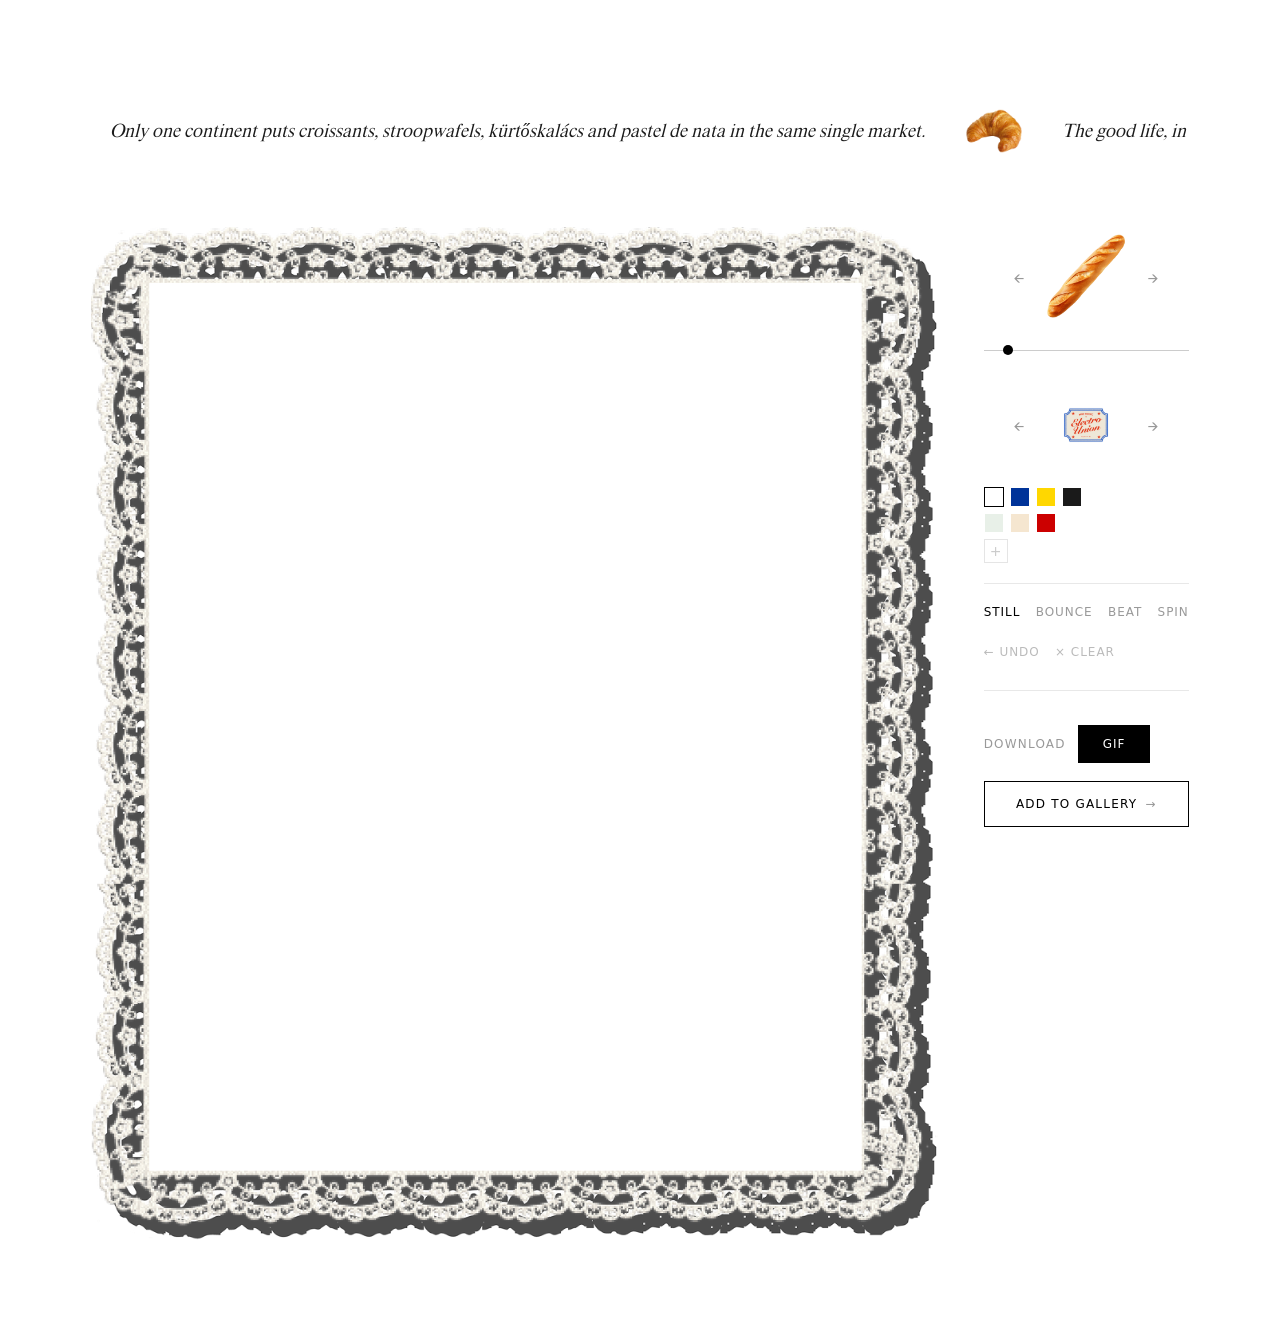
<file: drawing/index.html>
<!DOCTYPE html>
<html lang="en">
<head>
  <meta charset="UTF-8">
  <meta name="viewport" content="width=device-width, initial-scale=1.0">
  <title>Electro Union — Drawing Tool</title>

  <!-- Shared base -->
  <link rel="stylesheet" href="../_shared/fonts.css">
  <link rel="stylesheet" href="../_shared/tokens.css">
  <script src="../_shared/cursor.js" defer></script>
  <link rel="stylesheet" href="style.css">

  <script src="../_shared/embed.js"></script>
</head>
<body>

<div class="eu" id="eu">

    <div class="eu-draw">
      <div class="eu-draw__marquee">
        <div class="eu-draw__marquee-inner">
          <span>Only one continent puts croissants, stroopwafels, kürtőskalács and pastel de nata in the same single market.</span>
          <img src="Updated Imagery/pngimg.com - croissant_PNG46722.png" alt="Croissant" loading="lazy">
          <span>The good life, in pastry form.</span>
          <img src="Updated Imagery/DSC_0410-a.png" alt="Stroopwafel" loading="lazy">
          <span>Pick a pencil. Make it dance. Put your name on it.</span>
          <img src="Updated Imagery/045.png" alt="Kanelbulle" loading="lazy">
          <span>This is your grid.</span>
          <img src="Updated Imagery/baklava_udate.png" alt="Baklava" loading="lazy">
          <img src="Updated Imagery/ai-generated-baguette-on-transparent-background-image-png.webp" alt="Baguette" loading="lazy">
          <img src="Updated Imagery/kürtőskalács.png" alt="Kürtőskalács" loading="lazy">
          <img src="Updated Imagery/danish.png" alt="Danish" loading="lazy">
          <img src="Updated Imagery/pastelnata.webp" alt="Pastel de Nata" loading="lazy">
          <img src="Updated Imagery/sernik.png" alt="Sernik" loading="lazy">
          <span>Only one continent puts croissants, stroopwafels, kürtőskalács and pastel de nata in the same single market.</span>
          <img src="Updated Imagery/pngimg.com - croissant_PNG46722.png" alt="Croissant" loading="lazy">
          <span>The good life, in pastry form.</span>
          <img src="Updated Imagery/DSC_0410-a.png" alt="Stroopwafel" loading="lazy">
          <span>Pick a pencil. Make it dance. Put your name on it.</span>
          <img src="Updated Imagery/045.png" alt="Kanelbulle" loading="lazy">
          <span>This is your grid.</span>
          <img src="Updated Imagery/baklava_udate.png" alt="Baklava" loading="lazy">
          <img src="Updated Imagery/ai-generated-baguette-on-transparent-background-image-png.webp" alt="Baguette" loading="lazy">
          <img src="Updated Imagery/kürtőskalács.png" alt="Kürtőskalács" loading="lazy">
          <img src="Updated Imagery/danish.png" alt="Danish" loading="lazy">
          <img src="Updated Imagery/pastelnata.webp" alt="Pastel de Nata" loading="lazy">
          <img src="Updated Imagery/sernik.png" alt="Sernik" loading="lazy">
        </div>
      </div>
      <div class="eu-draw__workspace">
        <div class="eu-draw__area">
          <div class="eu-draw__framed">
            <picture>
              <source media="(max-width: 700px)" srcset="Updated Imagery/Frame Updated for 9x16.png">
              <img class="eu-draw__frame" src="Updated Imagery/Frame_updated_1080x1350.png" alt="" loading="lazy">
            </picture>
            <div class="eu-draw__canvas-wrap">
              <canvas class="eu-draw__canvas" id="euDrawCanvas"></canvas>
            </div>
          </div>
        </div>
        <div class="eu-draw__panel-col">
          <div class="eu-draw__panel">
            <div class="eu-draw__carousel" id="euStampCarousel">
              <span class="eu-draw__carousel-arrow" id="euStampPrev">←</span>
              <div class="eu-draw__carousel-item" id="euStampShow"><img src="Updated Imagery/ai-generated-baguette-on-transparent-background-image-png.webp" alt="Baguette"></div>
              <span class="eu-draw__carousel-arrow" id="euStampNext">→</span>
            </div>
            <div class="eu-draw__stamp-row" style="display:none">
              <div class="eu-draw__stamp is-active" data-stamp="0"><img src="Updated Imagery/ai-generated-baguette-on-transparent-background-image-png.webp" alt="Baguette" loading="lazy"></div>
              <div class="eu-draw__stamp" data-stamp="1"><img src="Updated Imagery/DSC_0410-a.png" alt="Stroopwafel" loading="lazy"></div>
              <div class="eu-draw__stamp" data-stamp="2"><img src="Updated Imagery/045.png" alt="Kanelbulle" loading="lazy"></div>
              <div class="eu-draw__stamp" data-stamp="3"><img src="Updated Imagery/baklava_udate.png" alt="Baklava" loading="lazy"></div>
              <div class="eu-draw__stamp" data-stamp="4"><img src="Updated Imagery/kürtőskalács.png" alt="Kürtőskalács" loading="lazy"></div>
              <div class="eu-draw__stamp" data-stamp="5"><img src="Updated Imagery/pngimg.com - croissant_PNG46722.png" alt="Croissant" loading="lazy"></div>
              <div class="eu-draw__stamp" data-stamp="6"><img src="Updated Imagery/danish.png" alt="Danish" loading="lazy"></div>
              <div class="eu-draw__stamp" data-stamp="7"><img src="Updated Imagery/pastelnata.webp" alt="Pastel de Nata" loading="lazy"></div>
              <div class="eu-draw__stamp" data-stamp="8"><img src="Updated Imagery/sernik.png" alt="Sernik" loading="lazy"></div>
            </div>
            <input type="range" class="eu-draw__size-slider" id="euDrawSize" min="0.3" max="7.5" step="0.1" value="1">
            <div class="eu-draw__carousel" id="euStickerCarousel">
              <span class="eu-draw__carousel-arrow" id="euStickerPrev">←</span>
              <div class="eu-draw__carousel-item" id="euStickerShow"><img src="STICKERS/EU_Stickers_1080x1350_01.png" alt="EU Sticker 1"></div>
              <span class="eu-draw__carousel-arrow" id="euStickerNext">→</span>
            </div>
            <div class="eu-draw__section-title" style="display:none">Stickers</div>
            <div class="eu-draw__options-row" style="display:none">
              <div class="eu-draw__bg-row">
                <div class="eu-draw__bg-opt is-active" data-bg="STICKERS/EU_Stickers_1080x1350_01.png" data-sticker="0"><img src="STICKERS/EU_Stickers_1080x1350_01.png" alt="EU Sticker 1" loading="lazy"></div>
                <div class="eu-draw__bg-opt" data-bg="STICKERS/EU_Stickers_1080x1350_02.png" data-sticker="1"><img src="STICKERS/EU_Stickers_1080x1350_02.png" alt="EU Sticker 2" loading="lazy"></div>
                <div class="eu-draw__bg-opt" data-bg="STICKERS/EU_Stickers_1080x1350_03.png" data-sticker="2"><img src="STICKERS/EU_Stickers_1080x1350_03.png" alt="EU Sticker 3" loading="lazy"></div>
                <div class="eu-draw__bg-opt" data-bg="STICKERS/EU_Stickers_1080x1350_04.png" data-sticker="3"><img src="STICKERS/EU_Stickers_1080x1350_04.png" alt="EU Sticker 4" loading="lazy"></div>
                <div class="eu-draw__bg-opt" data-bg="STICKERS/EU_Stickers_1080x1350_08.png" data-sticker="4"><img src="STICKERS/EU_Stickers_1080x1350_08.png" alt="EU Sticker 5" loading="lazy"></div>
                <div class="eu-draw__bg-opt" data-bg="STICKERS/EU_Stickers_1080x1350_09.png" data-sticker="5"><img src="STICKERS/EU_Stickers_1080x1350_09.png" alt="EU Sticker 6" loading="lazy"></div>
                <div class="eu-draw__bg-opt" data-bg="STICKERS/EU_Stickers_1080x1350_12.png" data-sticker="6"><img src="STICKERS/EU_Stickers_1080x1350_12.png" alt="EU Sticker 7" loading="lazy"></div>
                <div class="eu-draw__bg-opt" data-bg="STICKERS/EU_Stickers_1080x1350_13.png" data-sticker="7"><img src="STICKERS/EU_Stickers_1080x1350_13.png" alt="EU Sticker 8" loading="lazy"></div>
                <div class="eu-draw__bg-opt" data-bg="STICKERS/EU_Stickers_1080x1350_14.png" data-sticker="8"><img src="STICKERS/EU_Stickers_1080x1350_14.png" alt="EU Sticker 9" loading="lazy"></div>
                <label class="eu-draw__stamp eu-draw__stamp--upload" id="euDrawUploadSticker" title="Upload your own sticker">
                  <span class="eu-draw__upload-icon">+</span>
                  <input type="file" accept="image/png,image/jpeg,image/gif,image/webp" id="euDrawUploadStickerInput" style="display:none">
                </label>
              </div>
            </div>
            <div class="eu-draw__section-title">Change background</div>
            <div class="eu-draw__bg-picker-row">
              <div class="eu-draw__bg-pick is-active" data-bgc="#ffffff" title="White"><div class="eu-draw__bg-pick__swatch" style="background:#ffffff"></div></div>
              <div class="eu-draw__bg-pick" data-bgc="#003399" title="EU Blue"><div class="eu-draw__bg-pick__swatch" style="background:#003399"></div></div>
              <div class="eu-draw__bg-pick" data-bgc="#FFD700" title="Gold"><div class="eu-draw__bg-pick__swatch" style="background:#FFD700"></div></div>
              <div class="eu-draw__bg-pick" data-bgc="#1a1a1a" title="Black"><div class="eu-draw__bg-pick__swatch" style="background:#1a1a1a"></div></div>
              <div class="eu-draw__bg-pick" data-bgc="#E8F0E8" title="Sage"><div class="eu-draw__bg-pick__swatch" style="background:#E8F0E8"></div></div>
              <div class="eu-draw__bg-pick" data-bgc="#F5E6D0" title="Cream"><div class="eu-draw__bg-pick__swatch" style="background:#F5E6D0"></div></div>
              <div class="eu-draw__bg-pick" data-bgc="#CC0000" title="Red"><div class="eu-draw__bg-pick__swatch" style="background:#CC0000"></div></div>
              <div class="eu-draw__bg-color">
                <div class="eu-draw__bg-color__swatch" id="euBgSwatch"></div>
                <input type="color" id="euBgColorPicker" value="#ffffff">
              </div>
              <label class="eu-draw__stamp eu-draw__stamp--upload" id="euDrawUploadBg" title="Upload background image">
                <span class="eu-draw__upload-icon">+</span>
                <input type="file" accept="image/png,image/jpeg,image/gif,image/webp" id="euDrawUploadBgInput" style="display:none">
              </label>
            </div>
            <div class="eu-draw__section-title">Animate</div>
            <div class="eu-draw__anim-row">
              <div class="eu-draw__anim is-active" data-anim="none">still</div>
              <div class="eu-draw__anim" data-anim="bounce">bounce</div>
              <div class="eu-draw__anim" data-anim="beat">beat</div>
              <div class="eu-draw__anim" data-anim="rotate">spin</div>
            </div>
            <div class="eu-draw__undo-row">
              <span class="eu-draw__arrow" id="euDrawUndo" title="Undo">&#8592; UNDO</span>
              <span class="eu-draw__arrow" id="euDrawClear" title="Clear">&#215; CLEAR</span>
            </div>
          </div>
          <div class="eu-draw__actions">
            <div class="eu-draw__dl-row">
              <span class="eu-draw__dl-label">Download</span>
              <span class="eu-draw__dl-btn eu-draw__dl-btn--primary" id="euDrawDl">GIF</span>
            </div>
            <span class="eu-draw__dl-btn eu-draw__dl-btn--guestbook" id="euDrawGuestbook">Add to gallery</span>
          </div>
        </div>
      </div>
    </div>

</div>

<script src="script.js"></script>
</body>
</html>
</file>
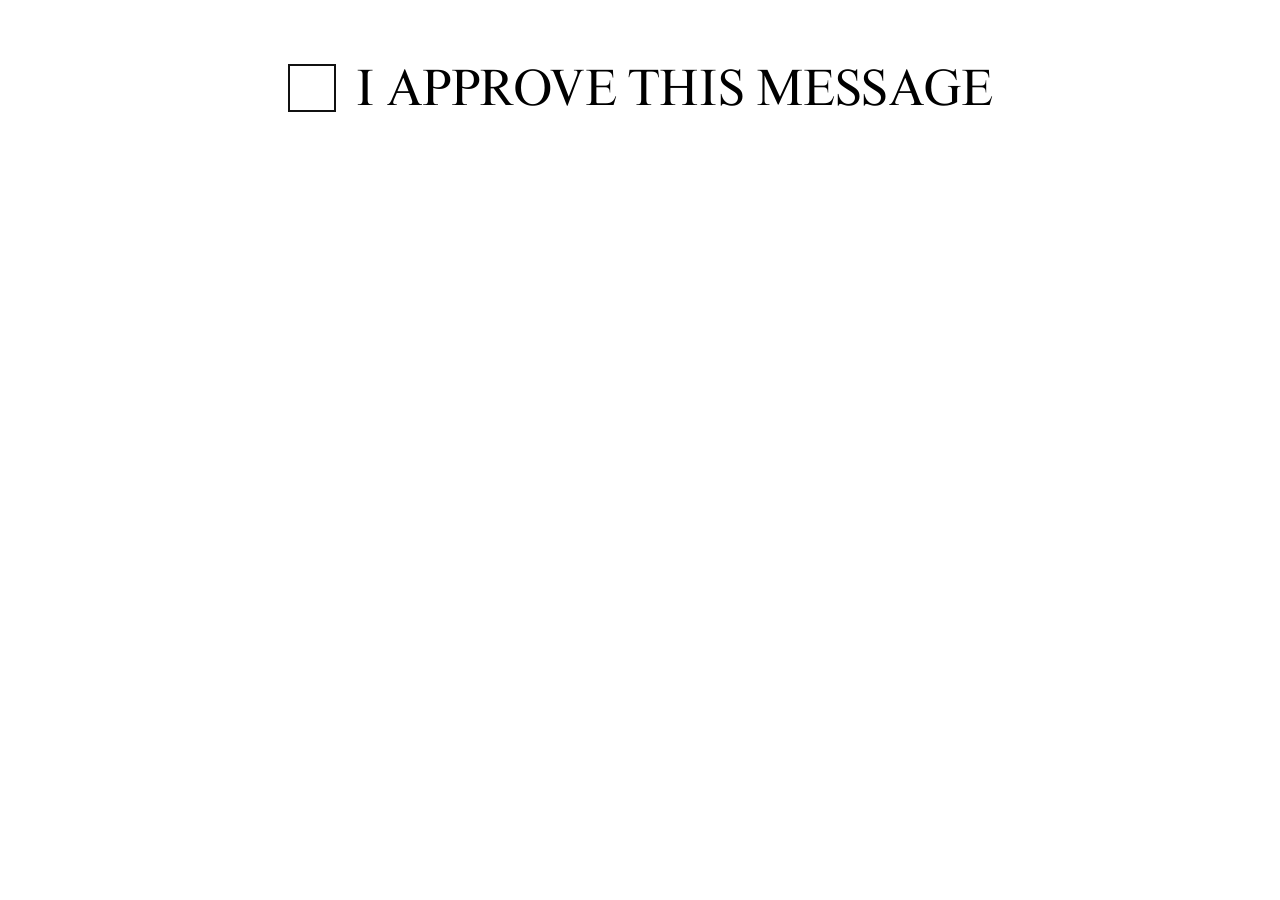
<file: gate/index.html>
<!DOCTYPE html>
<html lang="en">
<head>
  <meta charset="UTF-8">
  <meta name="viewport" content="width=device-width, initial-scale=1.0">
  <title>Electro Union — Gate</title>

  <!-- Shared base -->
  <link rel="stylesheet" href="../_shared/fonts.css">
  <link rel="stylesheet" href="../_shared/tokens.css">
  <script src="../_shared/cursor.js" defer></script>
  <link rel="stylesheet" href="style.css">

  <!-- Shared JS — must load before body so is-embed class is set -->
  <script src="../_shared/embed.js"></script>
  <script src="../_shared/supabase.js"></script>
</head>
<body>

<div class="eu" id="eu">

  <!-- Top bar: "☐ I approve this message" button -->
  <div class="eu-bar" id="euBtn">
    <div class="eu-bar__initial" id="euBarInitial">
      <div class="eu-checkbox">
        <div class="eu-checkbox__check">
          <img src="GIFS/4YCZ5UYFPSM2TS36QSYGFSWQDIVKJIWN.gif" alt="EU Flag" class="eu-checkbox__gif">
        </div>
      </div>
      <div class="eu-bar__cta" id="euBarCta">I approve this message</div>
    </div>
    <div class="eu-bar__approved" id="euBarApproved">
      <span class="eu-bar__count" id="euBarCount"></span> approve this message.
    </div>
  </div>


</div><!-- /.eu -->

<script src="script.js"></script>
</body>
</html>
</file>
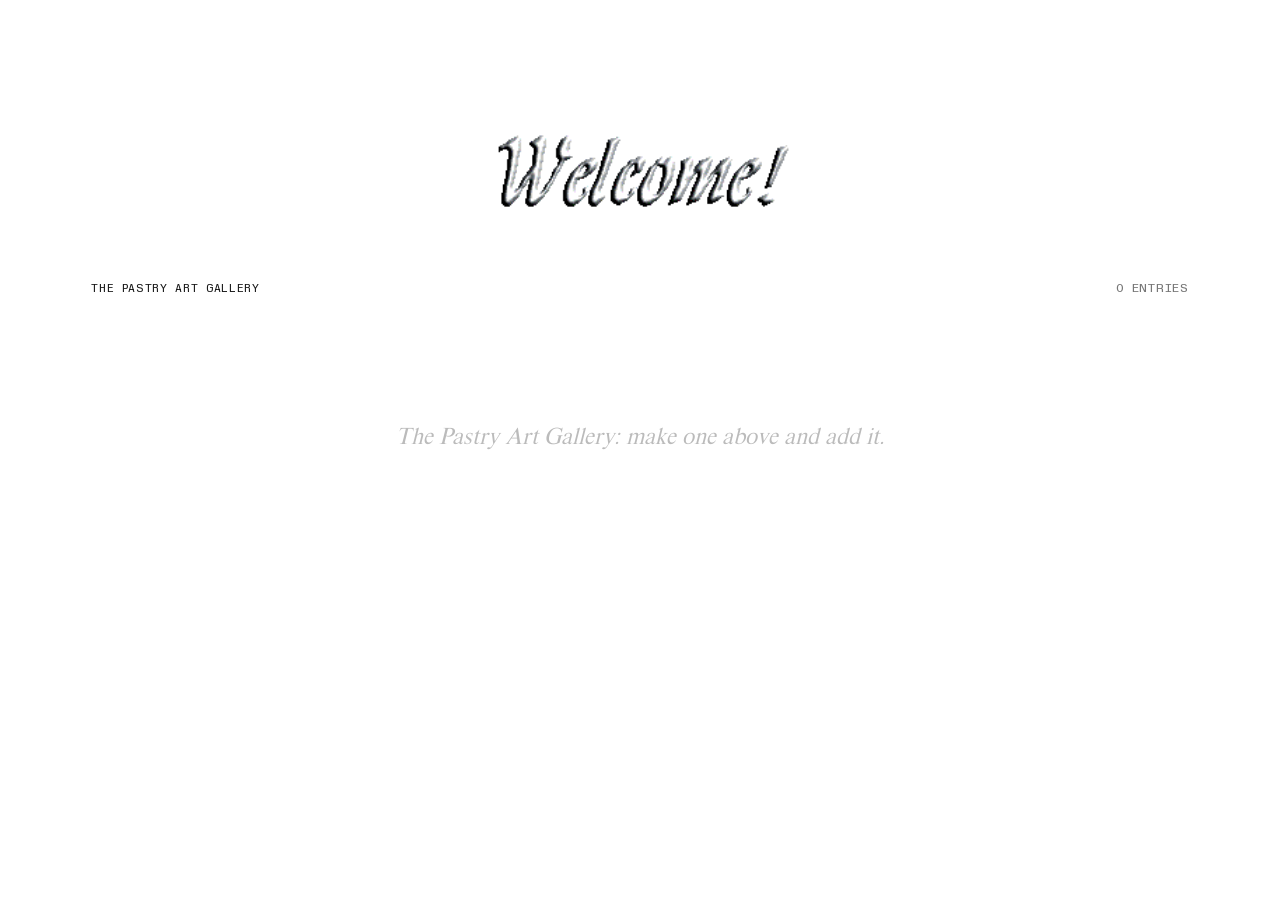
<file: guestbook/index.html>
<!DOCTYPE html>
<html lang="en">
<head>
  <meta charset="UTF-8">
  <meta name="viewport" content="width=device-width, initial-scale=1.0">
  <title>Electro Union — The Pastry Art Gallery</title>

  <!-- Shared base -->
  <link rel="stylesheet" href="../_shared/fonts.css">
  <link rel="stylesheet" href="../_shared/tokens.css">
  <script src="../_shared/cursor.js" defer></script>
  <link rel="stylesheet" href="style.css">

  <script src="../_shared/embed.js"></script>
</head>
<body>

<div class="eu" id="eu">

    <!-- Guestbook -->
    <div class="eu-guestbook" id="euGuestbook">
      <div class="eu-guestbook__header">
        <img class="eu-guestbook__welcome" src="Updated Imagery/welcome.png" alt="Welcome" loading="lazy">
        <div class="eu-guestbook__header-bar">
          <div class="eu-guestbook__intro">The Pastry Art Gallery</div>
          <div class="eu-guestbook__count" id="euGbCount">0 entries</div>
        </div>
      </div>
      <div class="eu-guestbook__grid" id="euGbGrid">
        <div class="eu-guestbook__empty">The Pastry Art Gallery: make one above and add it.</div>
      </div>
    </div>

    <!-- Guestbook modal -->
    <div class="eu-gb-modal" id="euGbModal">
      <div class="eu-gb-modal__box">
        <button class="eu-gb-modal__close" id="euGbClose">&times;</button>
        <div class="eu-gb-modal__preview" id="euGbPreview"></div>
        <label class="eu-gb-modal__label">Message</label>
        <input class="eu-gb-modal__input" id="euGbMsg" type="text" placeholder="The good life, in pastry form" maxlength="120">
        <label class="eu-gb-modal__label">Name / Company</label>
        <input class="eu-gb-modal__input" id="euGbName" type="text" placeholder="Your name or organisation" maxlength="60">
        <label class="eu-gb-modal__label">Country</label>
        <input class="eu-gb-modal__input" id="euGbCountry" type="text" placeholder="Sweden, France, Germany..." maxlength="40">
        <div class="eu-gb-modal__submit" id="euGbSubmit">Add to gallery</div>
      </div>
    </div>

</div>

<script src="../_shared/supabase.js"></script>
<script src="script.js"></script>
</body>
</html>
</file>
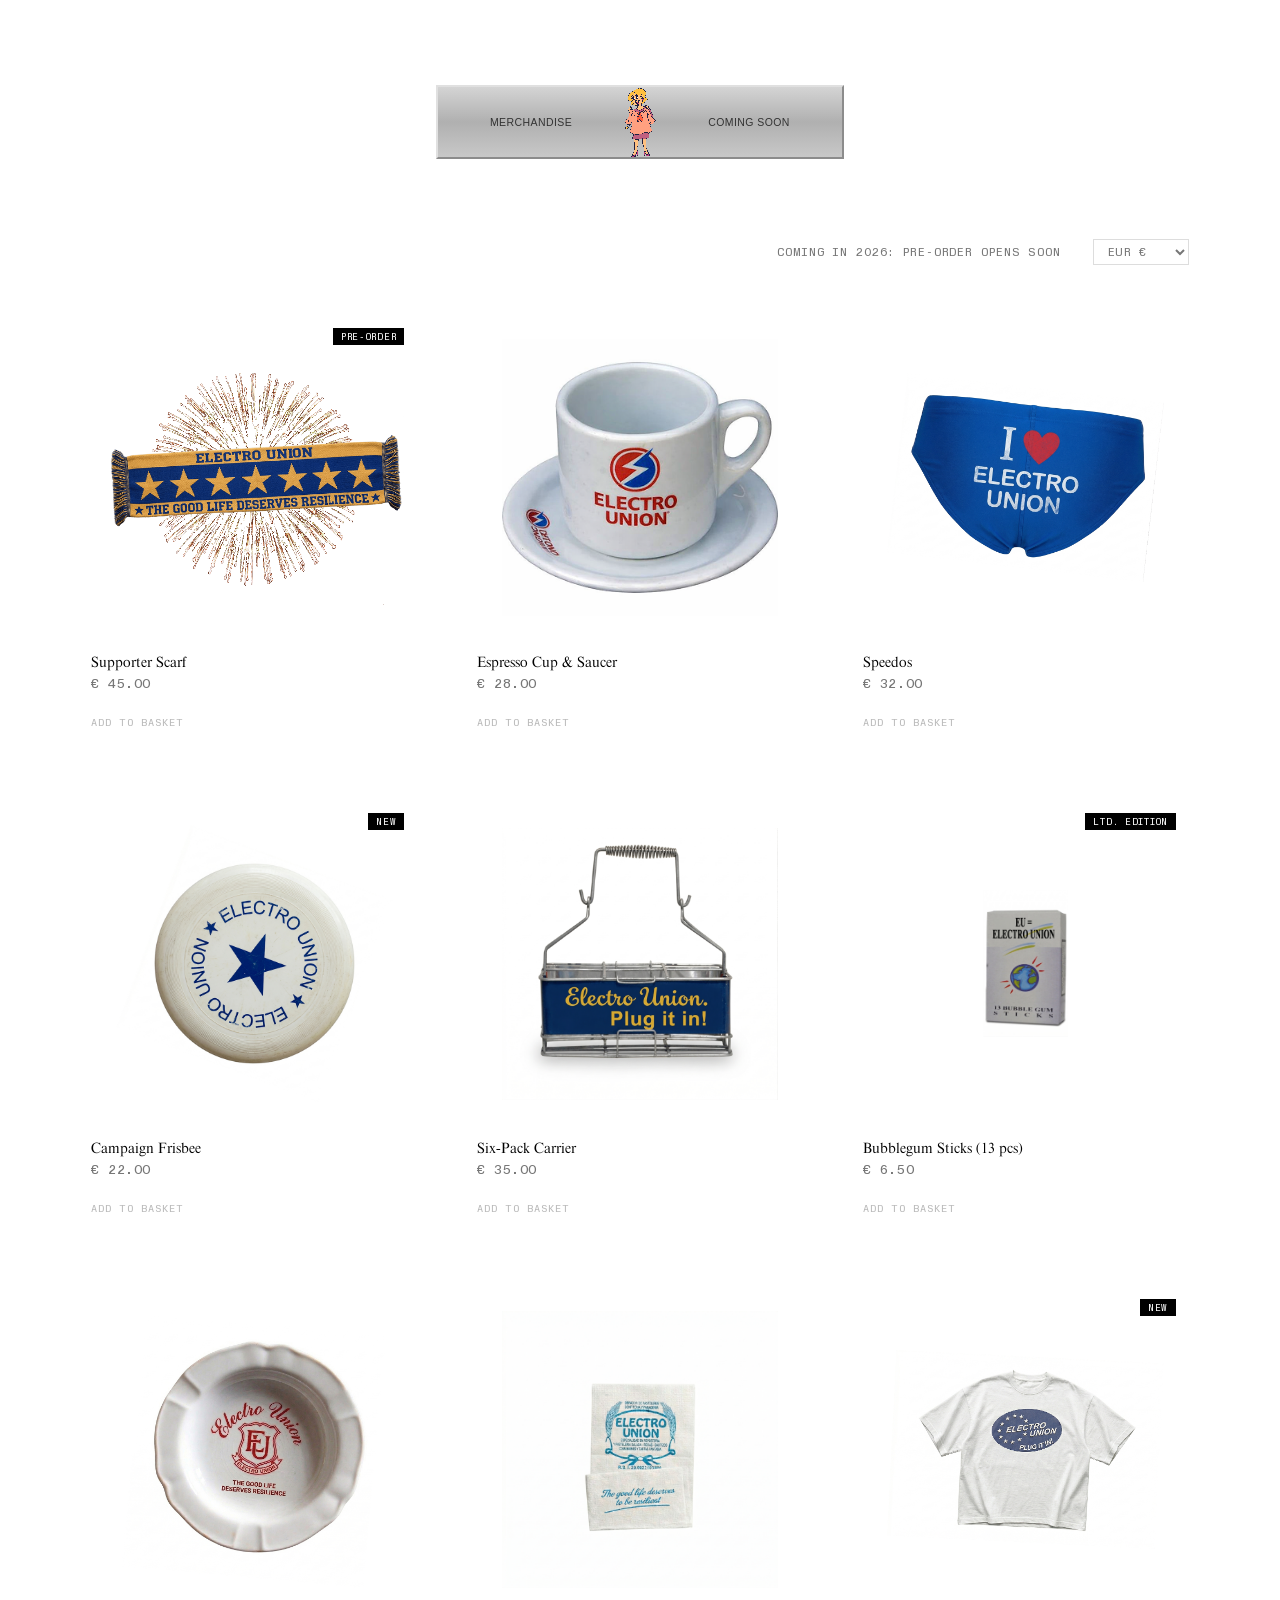
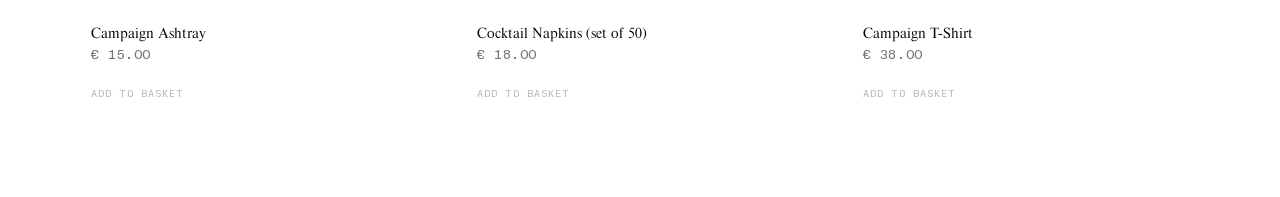
<file: merch/index.html>
<!DOCTYPE html>
<html lang="en">
<head>
  <meta charset="UTF-8">
  <meta name="viewport" content="width=device-width, initial-scale=1.0">
  <title>Electro Union — Merch</title>

  <!-- Shared base -->
  <link rel="stylesheet" href="../_shared/fonts.css">
  <link rel="stylesheet" href="../_shared/tokens.css">
  <script src="../_shared/cursor.js" defer></script>
  <link rel="stylesheet" href="style.css">

  <script src="../_shared/embed.js"></script>
</head>
<body>

<div class="eu" id="eu">

  <!-- Merchandise -->
  <div class="eu-merch">

    <!-- 2000s-style web badge -->
    <div class="eu-widget">
      <div class="eu-widget__badge">
        <span class="eu-widget__badge-text eu-widget__badge-text--left">MERCHANDISE</span>
        <img class="eu-widget__badge-gif" src="Updated Imagery/merch gif 1.gif" alt="" loading="lazy">
        <span class="eu-widget__badge-text eu-widget__badge-text--right">COMING SOON</span>
      </div>
    </div>

    <!-- Shop header -->
    <div class="eu-shop-header">
      <div class="eu-shop-header__title">Shop</div>
      <div class="eu-shop-header__meta">
        <span class="eu-shop-header__launch">Coming in 2026: Pre-order opens soon</span>
        <select class="eu-shop-header__currency">
          <option>EUR &euro;</option>
          <option>SEK kr</option>
          <option>GBP &pound;</option>
          <option>USD $</option>
          <option>CHF Fr.</option>
        </select>
      </div>
    </div>

    <!-- Product grid -->
    <div class="eu-merch__grid">
      <div class="eu-merch-item eu-merch-item--scarf">
        <div class="eu-merch-item__img">
          <div class="eu-merch-item__fireworks"><img src="Updated Imagery/WS2k.gif" alt="" loading="lazy"></div>
          <img src="Updated Imagery/Scarf.png" alt="" loading="lazy">
          <div class="eu-merch-item__tag">Pre-order</div>
        </div>
        <div class="eu-merch-item__info">
          <div class="eu-merch-item__name">Supporter Scarf</div>
          <div class="eu-merch-item__price">&euro; 45.00</div>
          <div class="eu-merch-item__cart">Add to basket</div>
        </div>
      </div>
      <div class="eu-merch-item">
        <div class="eu-merch-item__img"><img src="Updated Imagery/Espressocup.png" alt="" loading="lazy"></div>
        <div class="eu-merch-item__info">
          <div class="eu-merch-item__name">Espresso Cup &amp; Saucer</div>
          <div class="eu-merch-item__price">&euro; 28.00</div>
          <div class="eu-merch-item__cart">Add to basket</div>
        </div>
      </div>
      <div class="eu-merch-item">
        <div class="eu-merch-item__img"><img src="Updated Imagery/speedos.png" alt="" loading="lazy"></div>
        <div class="eu-merch-item__info">
          <div class="eu-merch-item__name">Speedos</div>
          <div class="eu-merch-item__price">&euro; 32.00</div>
          <div class="eu-merch-item__cart">Add to basket</div>
        </div>
      </div>
      <div class="eu-merch-item">
        <div class="eu-merch-item__img"><img src="Updated Imagery/FRISBEE.png" alt="" loading="lazy">
          <div class="eu-merch-item__tag">New</div>
        </div>
        <div class="eu-merch-item__info">
          <div class="eu-merch-item__name">Campaign Frisbee</div>
          <div class="eu-merch-item__price">&euro; 22.00</div>
          <div class="eu-merch-item__cart">Add to basket</div>
        </div>
      </div>
      <div class="eu-merch-item">
        <div class="eu-merch-item__img"><img src="Updated Imagery/bottle carrier.png" alt="" loading="lazy"></div>
        <div class="eu-merch-item__info">
          <div class="eu-merch-item__name">Six-Pack Carrier</div>
          <div class="eu-merch-item__price">&euro; 35.00</div>
          <div class="eu-merch-item__cart">Add to basket</div>
        </div>
      </div>
      <div class="eu-merch-item">
        <div class="eu-merch-item__img"><img src="Updated Imagery/bubble2.png" alt="" style="max-width:45%;max-height:45%" loading="lazy">
          <div class="eu-merch-item__tag">Ltd. Edition</div>
        </div>
        <div class="eu-merch-item__info">
          <div class="eu-merch-item__name">Bubblegum Sticks (13 pcs)</div>
          <div class="eu-merch-item__price">&euro; 6.50</div>
          <div class="eu-merch-item__cart">Add to basket</div>
        </div>
      </div>
      <div class="eu-merch-item">
        <div class="eu-merch-item__img"><img src="Updated Imagery/Ashtray.png" alt="" loading="lazy"></div>
        <div class="eu-merch-item__info">
          <div class="eu-merch-item__name">Campaign Ashtray</div>
          <div class="eu-merch-item__price">&euro; 15.00</div>
          <div class="eu-merch-item__cart">Add to basket</div>
        </div>
      </div>
      <div class="eu-merch-item">
        <div class="eu-merch-item__img"><img src="Updated Imagery/napkin.png" alt="" loading="lazy"></div>
        <div class="eu-merch-item__info">
          <div class="eu-merch-item__name">Cocktail Napkins (set of 50)</div>
          <div class="eu-merch-item__price">&euro; 18.00</div>
          <div class="eu-merch-item__cart">Add to basket</div>
        </div>
      </div>
      <div class="eu-merch-item">
        <div class="eu-merch-item__img"><img src="Updated Imagery/t-shirt.png" alt="" loading="lazy">
          <div class="eu-merch-item__tag">New</div>
        </div>
        <div class="eu-merch-item__info">
          <div class="eu-merch-item__name">Campaign T-Shirt</div>
          <div class="eu-merch-item__price">&euro; 38.00</div>
          <div class="eu-merch-item__cart">Add to basket</div>
        </div>
      </div>
    </div>

  </div>

</div>

</body>
</html>
</file>
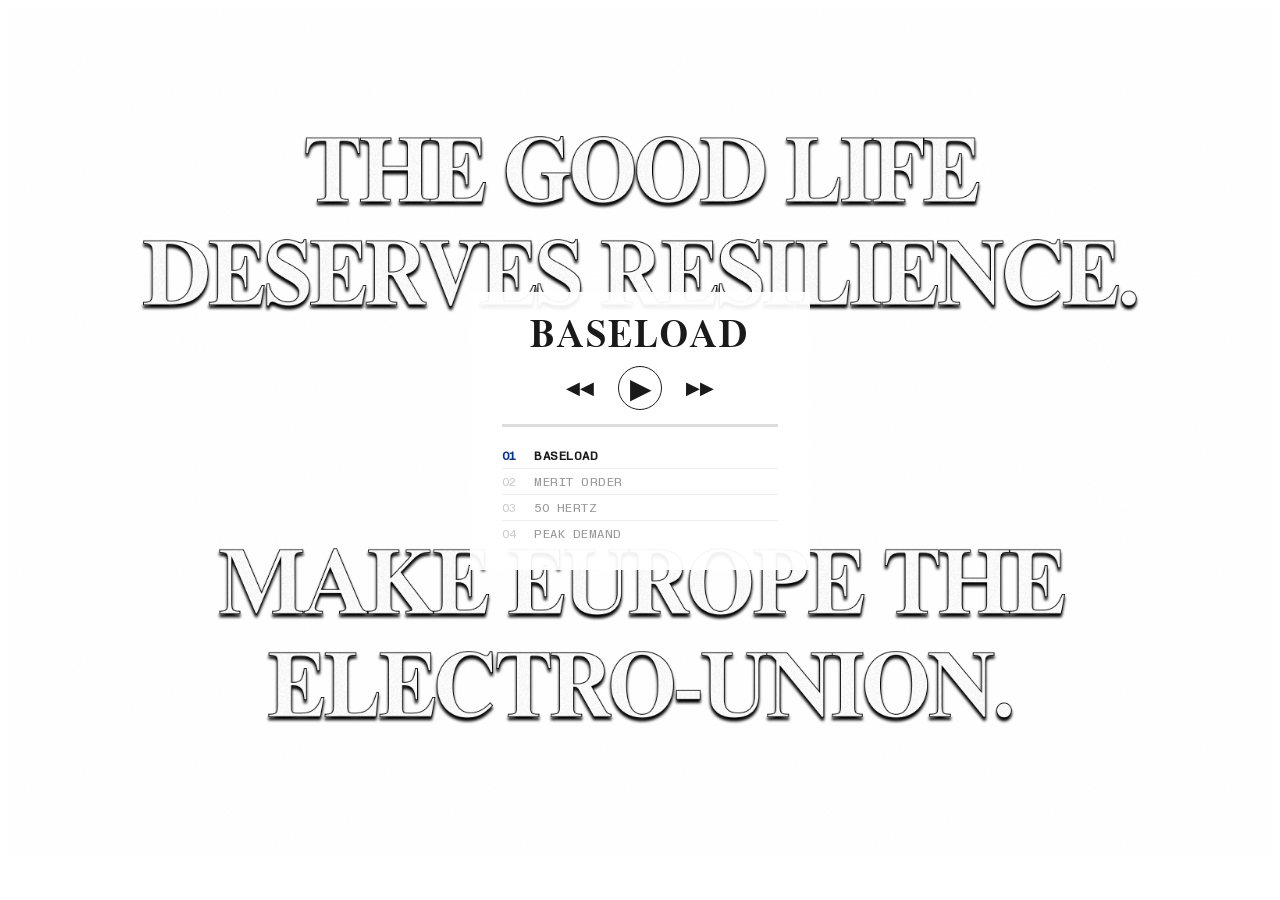
<file: music-player/index.html>
<!DOCTYPE html>
<html lang="en">
<head>
  <meta charset="UTF-8">
  <meta name="viewport" content="width=device-width, initial-scale=1.0">
  <title>Electro Union — Music Player</title>

  <!-- Shared base -->
  <link rel="stylesheet" href="../_shared/fonts.css">
  <link rel="stylesheet" href="../_shared/tokens.css">
  <script src="../_shared/cursor.js" defer></script>
  <link rel="stylesheet" href="style.css">

  <script src="../_shared/embed.js"></script>
  <!-- Spotify IFrame API — handles all music licensing.
       Free users get 30s previews per track; Premium users (logged in) get full tracks.
       No client ID/secret required for embed playback. -->
  <script src="https://open.spotify.com/embed/iframe-api/v1" async></script>
</head>
<body>

<!-- Fixed sound controls (appear after scrolling past player in standalone mode) -->
<div class="eu-sound-controls" id="euSoundControls">
  <button class="eu-sound-toggle" id="euSoundToggle" title="Toggle sound">
    <svg id="euSoundOn" viewBox="0 0 24 24" fill="none" stroke="currentColor" stroke-width="2" stroke-linecap="round" stroke-linejoin="round"><polygon points="11 5 6 9 2 9 2 15 6 15 11 19 11 5"/><path d="M19.07 4.93a10 10 0 0 1 0 14.14"/><path d="M15.54 8.46a5 5 0 0 1 0 7.07"/></svg>
    <svg id="euSoundOff" viewBox="0 0 24 24" fill="none" stroke="currentColor" stroke-width="2" stroke-linecap="round" stroke-linejoin="round" style="display:none"><polygon points="11 5 6 9 2 9 2 15 6 15 11 19 11 5"/><line x1="23" y1="9" x2="17" y2="15"/><line x1="17" y1="9" x2="23" y2="15"/></svg>
  </button>
  <button class="eu-sound-next" id="euSoundNext" title="Next track">
    <svg viewBox="0 0 24 24" fill="none" stroke="currentColor" stroke-width="2" stroke-linecap="round" stroke-linejoin="round"><polygon points="5 4 15 12 5 20 5 4"/><line x1="19" y1="5" x2="19" y2="19"/></svg>
  </button>
</div>

<div class="eu" id="eu">

  <!--
    Music player i sitt statement-sammanhang: .eu-player absolut-
    positionerad ovanpå citatbilden (LARGE QUOTE.png). Identiskt med
    Golden rader 2494-2516.
  -->
  <div class="eu-statement">
    <div class="eu-statement__wrap">
      <img class="eu-statement__img"
           src="Updated Imagery/LARGE QUOTE.png"
           alt="The good life deserves resilience. Make Europe the Electro-Union."
           loading="lazy">
      <div class="eu-player" id="euPlayer">
        <div class="eu-player__now" id="euPlayerNow">BASELOAD</div>
        <div class="eu-player__controls">
          <span class="eu-player__btn" id="euPlayerPrev">&#9664;&#xFE0E;&#9664;&#xFE0E;</span>
          <span class="eu-player__btn eu-player__btn--play" id="euPlayerPlay">&#9654;&#xFE0E;</span>
          <span class="eu-player__btn" id="euPlayerNext">&#9654;&#xFE0E;&#9654;&#xFE0E;</span>
        </div>
        <div class="eu-player__bar">
          <div class="eu-player__progress" id="euPlayerProgress"></div>
        </div>
        <div class="eu-player__tracklist">
          <div class="eu-player__track is-active" data-idx="0"><span class="eu-player__track-num">01</span> Baseload</div>
          <div class="eu-player__track" data-idx="1"><span class="eu-player__track-num">02</span> Merit Order</div>
          <div class="eu-player__track" data-idx="2"><span class="eu-player__track-num">03</span> 50 Hertz</div>
          <div class="eu-player__track" data-idx="3"><span class="eu-player__track-num">04</span> Peak Demand</div>
        </div>
      </div>
    </div>
  </div>

  <!-- Hidden Spotify iframe — controlled by script.js via the IFrame API.
       The IFrameAPI replaces the inner #euSpotifyEmbed div with its own
       iframe, so we wrap it in an outer div we own to keep the hiding CSS. -->
  <div class="eu-player__spotify-wrap" aria-hidden="true">
    <div id="euSpotifyEmbed"></div>
  </div>

</div>

<script src="script.js"></script>
</body>
</html>
</file>
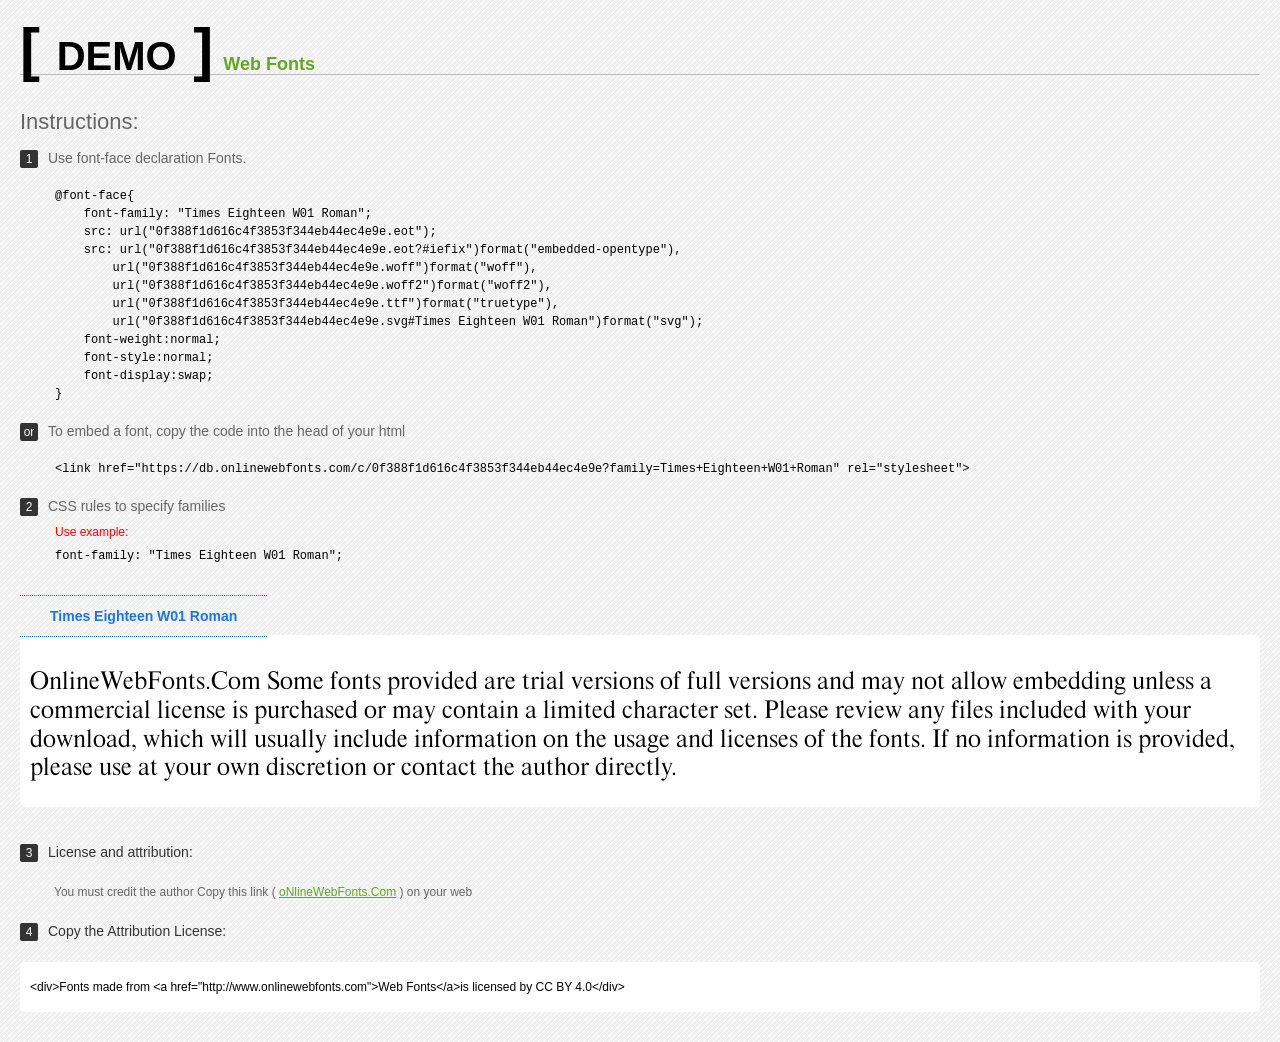
<file: _shared/fonts/Times Eighteen W01 Roman/Web Fonts/Web Fonts Demo.html>
<!doctype html>
<html>
<head>
<meta charset="utf-8">
<title>Times Eighteen W01 Roman Fonts Demo</title>
<style type="text/css">
*{margin:0;padding:0;list-style-type:none;}body{font-family:Arial,Helvetica,sans-serif;line-height:1.5;font-size:16px;padding:20px;color:#333;background-image:url([data-uri]);}a{color:#66A523;}a:hover,.g:hover{opacity:0.7;}h1{font-size:60px;border-bottom:1px solid #bbb;line-height:20px;color:#000;text-transform:uppercase;margin-top:20px;}h1 a{font-size:18px;color:#66A523;text-decoration:none;text-transform:capitalize;margin-left:10px;}h1 font{font-size:40px;}.info{float:left;font-size:14px;margin-top:30px;color:#666;}.info .inst{font-size:22px;margin-bottom:10px;}.info span,.by span{color:#fff;border-radius:2px;display:inline-block;width:18px;height:18px;text-align:center;margin-right:10px;background-color:#333333;font-size:12px;line-height:18px;}.info .exs{font-size:12px;color:#666;margin-left:35px;display:block;}.info .exs font{color:#f00;line-height:30px;}.demo{float:left;width:100%;height:auto;padding-bottom:10px;margin-top:70px;background-color:#FFF;border-radius:5px;}.demo a{color:#1a73e8;float:left;font-weight:bold;font-size:14px;padding-right:30px;padding-left:30px;position:relative;border-top-width:1px;border-top-style:dotted;border-top-color:#1A73E8;text-decoration:none;border-bottom-width:1px;border-bottom-style:dotted;border-bottom-color:#1A73E8;line-height:40px;margin-top:-40px;}.demo .t{font-size:24px;float:left;width:calc(100% - 20px);color:#000;height:120px;margin-top:20px;line-height:1.2em;overflow-x:hidden;padding:10px;}.by{padding-top:15px;float:left;width:100%;margin-top:10px;margin-right:0;margin-bottom:10px;margin-left:0;font-size:14px;color:#666;}.by .b{padding-top:10px;padding-bottom:10px;color:#333;}.by .a{padding-top:10px;padding-bottom:10px;margin-left:34px;font-size:12px;}.te{width:100%;height:auto;border:0px solid #CCC;resize:none;float:left;margin-top:10px;line-height:16px;overflow:hidden;border-radius:5px;color:#000000;background-color:#FFF;font-size:12px;margin-bottom:20px;text-indent:10px;padding-top:17px;padding-bottom:17px;}pre{color:#000;}
</style>
<style type="text/css">

@font-face{
    font-family: "Times Eighteen W01 Roman";
    src: url("0f388f1d616c4f3853f344eb44ec4e9e.eot");
    src: url("0f388f1d616c4f3853f344eb44ec4e9e.eot?#iefix")format("embedded-opentype"),
        url("0f388f1d616c4f3853f344eb44ec4e9e.woff")format("woff"),
        url("0f388f1d616c4f3853f344eb44ec4e9e.woff2")format("woff2"),
        url("0f388f1d616c4f3853f344eb44ec4e9e.ttf")format("truetype"),
        url("0f388f1d616c4f3853f344eb44ec4e9e.svg#Times Eighteen W01 Roman")format("svg");
    font-weight:normal;
    font-style:normal;
    font-display:swap;
}

</style>
</head>
<body>
<h1> <span>[ <font>Demo</font> ]</span><a href="http://www.onlinewebfonts.com" target="_blank">Web Fonts</a></h1>
<div class="info">
  <div class="inst">Instructions:</div>
  <span>1</span>Use font-face declaration Fonts.
  <div class="exs">
    <pre>

@font-face{
    font-family: "Times Eighteen W01 Roman";
    src: url("0f388f1d616c4f3853f344eb44ec4e9e.eot");
    src: url("0f388f1d616c4f3853f344eb44ec4e9e.eot?#iefix")format("embedded-opentype"),
        url("0f388f1d616c4f3853f344eb44ec4e9e.woff")format("woff"),
        url("0f388f1d616c4f3853f344eb44ec4e9e.woff2")format("woff2"),
        url("0f388f1d616c4f3853f344eb44ec4e9e.ttf")format("truetype"),
        url("0f388f1d616c4f3853f344eb44ec4e9e.svg#Times Eighteen W01 Roman")format("svg");
    font-weight:normal;
    font-style:normal;
    font-display:swap;
}

</pre>
  </div>
  <span>or</span>To embed a font, copy the code into the head of your html
  <div class="exs">
<br/><pre>&lt;link href=&quot;https://db.onlinewebfonts.com/c/0f388f1d616c4f3853f344eb44ec4e9e?family=Times+Eighteen+W01+Roman&quot; rel=&quot;stylesheet&quot;&gt;</pre><br/>
  </div>
  <span>2</span>CSS rules to specify families
  <div class="exs"><font>Use example:</font> <br/>
    <pre>
font-family: &quot;Times Eighteen W01 Roman&quot;;
</pre>
  </div>
</div>
<!--demo-->
<div class="demo"><a href="https://www.onlinewebfonts.com/download/0f388f1d616c4f3853f344eb44ec4e9e" target="_blank">Times Eighteen W01 Roman</a>
  <div class="t" style='font-family:"Times Eighteen W01 Roman"'>
  OnlineWebFonts.Com Some fonts provided are trial versions of full versions and may not allow embedding 
unless a commercial license is purchased or may contain a limited character set. 
Please review any files included with your download, 
which will usually include information on the usage and licenses of the fonts. 
If no information is provided, 
please use at your own discretion or contact the author directly.</div>
</div>
<!--demo-->
<div class="by">
  <div class="b"><span>3</span>License and attribution:</div>
  <div class="a">You must credit the author Copy this link ( <a href="http://www.onlinewebfonts.com" target="_blank">oNlineWebFonts.Com</a> ) on your web</div>
  <div class="b"><span>4</span>Copy the Attribution License:</div>
  <div class="te">&lt;div&gt;Fonts made from &lt;a href="http://www.onlinewebfonts.com"&gt;Web Fonts&lt;/a&gt;is licensed by CC BY 4.0&lt;/div&gt;</div>
</div>
</body>
</html>
</file>
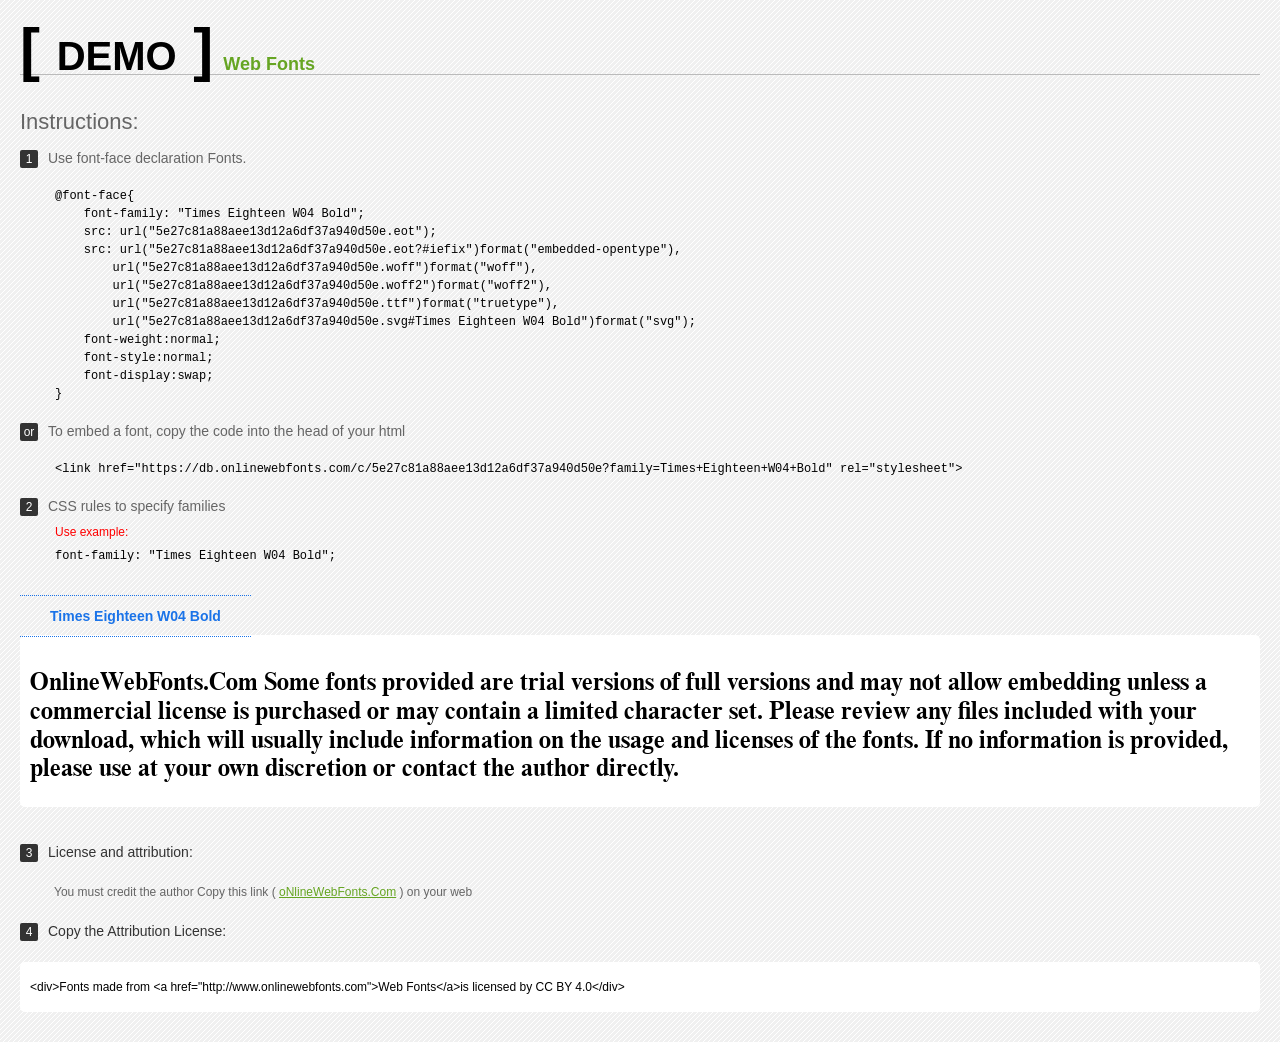
<file: _shared/fonts/Times Eighteen W04 Bold/Web Fonts/Web Fonts Demo.html>
<!doctype html>
<html>
<head>
<meta charset="utf-8">
<title>Times Eighteen W04 Bold Fonts Demo</title>
<style type="text/css">
*{margin:0;padding:0;list-style-type:none;}body{font-family:Arial,Helvetica,sans-serif;line-height:1.5;font-size:16px;padding:20px;color:#333;background-image:url([data-uri]);}a{color:#66A523;}a:hover,.g:hover{opacity:0.7;}h1{font-size:60px;border-bottom:1px solid #bbb;line-height:20px;color:#000;text-transform:uppercase;margin-top:20px;}h1 a{font-size:18px;color:#66A523;text-decoration:none;text-transform:capitalize;margin-left:10px;}h1 font{font-size:40px;}.info{float:left;font-size:14px;margin-top:30px;color:#666;}.info .inst{font-size:22px;margin-bottom:10px;}.info span,.by span{color:#fff;border-radius:2px;display:inline-block;width:18px;height:18px;text-align:center;margin-right:10px;background-color:#333333;font-size:12px;line-height:18px;}.info .exs{font-size:12px;color:#666;margin-left:35px;display:block;}.info .exs font{color:#f00;line-height:30px;}.demo{float:left;width:100%;height:auto;padding-bottom:10px;margin-top:70px;background-color:#FFF;border-radius:5px;}.demo a{color:#1a73e8;float:left;font-weight:bold;font-size:14px;padding-right:30px;padding-left:30px;position:relative;border-top-width:1px;border-top-style:dotted;border-top-color:#1A73E8;text-decoration:none;border-bottom-width:1px;border-bottom-style:dotted;border-bottom-color:#1A73E8;line-height:40px;margin-top:-40px;}.demo .t{font-size:24px;float:left;width:calc(100% - 20px);color:#000;height:120px;margin-top:20px;line-height:1.2em;overflow-x:hidden;padding:10px;}.by{padding-top:15px;float:left;width:100%;margin-top:10px;margin-right:0;margin-bottom:10px;margin-left:0;font-size:14px;color:#666;}.by .b{padding-top:10px;padding-bottom:10px;color:#333;}.by .a{padding-top:10px;padding-bottom:10px;margin-left:34px;font-size:12px;}.te{width:100%;height:auto;border:0px solid #CCC;resize:none;float:left;margin-top:10px;line-height:16px;overflow:hidden;border-radius:5px;color:#000000;background-color:#FFF;font-size:12px;margin-bottom:20px;text-indent:10px;padding-top:17px;padding-bottom:17px;}pre{color:#000;}
</style>
<style type="text/css">

@font-face{
    font-family: "Times Eighteen W04 Bold";
    src: url("5e27c81a88aee13d12a6df37a940d50e.eot");
    src: url("5e27c81a88aee13d12a6df37a940d50e.eot?#iefix")format("embedded-opentype"),
        url("5e27c81a88aee13d12a6df37a940d50e.woff")format("woff"),
        url("5e27c81a88aee13d12a6df37a940d50e.woff2")format("woff2"),
        url("5e27c81a88aee13d12a6df37a940d50e.ttf")format("truetype"),
        url("5e27c81a88aee13d12a6df37a940d50e.svg#Times Eighteen W04 Bold")format("svg");
    font-weight:normal;
    font-style:normal;
    font-display:swap;
}

</style>
</head>
<body>
<h1> <span>[ <font>Demo</font> ]</span><a href="http://www.onlinewebfonts.com" target="_blank">Web Fonts</a></h1>
<div class="info">
  <div class="inst">Instructions:</div>
  <span>1</span>Use font-face declaration Fonts.
  <div class="exs">
    <pre>

@font-face{
    font-family: "Times Eighteen W04 Bold";
    src: url("5e27c81a88aee13d12a6df37a940d50e.eot");
    src: url("5e27c81a88aee13d12a6df37a940d50e.eot?#iefix")format("embedded-opentype"),
        url("5e27c81a88aee13d12a6df37a940d50e.woff")format("woff"),
        url("5e27c81a88aee13d12a6df37a940d50e.woff2")format("woff2"),
        url("5e27c81a88aee13d12a6df37a940d50e.ttf")format("truetype"),
        url("5e27c81a88aee13d12a6df37a940d50e.svg#Times Eighteen W04 Bold")format("svg");
    font-weight:normal;
    font-style:normal;
    font-display:swap;
}

</pre>
  </div>
  <span>or</span>To embed a font, copy the code into the head of your html
  <div class="exs">
<br/><pre>&lt;link href=&quot;https://db.onlinewebfonts.com/c/5e27c81a88aee13d12a6df37a940d50e?family=Times+Eighteen+W04+Bold&quot; rel=&quot;stylesheet&quot;&gt;</pre><br/>
  </div>
  <span>2</span>CSS rules to specify families
  <div class="exs"><font>Use example:</font> <br/>
    <pre>
font-family: &quot;Times Eighteen W04 Bold&quot;;
</pre>
  </div>
</div>
<!--demo-->
<div class="demo"><a href="https://www.onlinewebfonts.com/download/5e27c81a88aee13d12a6df37a940d50e" target="_blank">Times Eighteen W04 Bold</a>
  <div class="t" style='font-family:"Times Eighteen W04 Bold"'>
  OnlineWebFonts.Com Some fonts provided are trial versions of full versions and may not allow embedding 
unless a commercial license is purchased or may contain a limited character set. 
Please review any files included with your download, 
which will usually include information on the usage and licenses of the fonts. 
If no information is provided, 
please use at your own discretion or contact the author directly.</div>
</div>
<!--demo-->
<div class="by">
  <div class="b"><span>3</span>License and attribution:</div>
  <div class="a">You must credit the author Copy this link ( <a href="http://www.onlinewebfonts.com" target="_blank">oNlineWebFonts.Com</a> ) on your web</div>
  <div class="b"><span>4</span>Copy the Attribution License:</div>
  <div class="te">&lt;div&gt;Fonts made from &lt;a href="http://www.onlinewebfonts.com"&gt;Web Fonts&lt;/a&gt;is licensed by CC BY 4.0&lt;/div&gt;</div>
</div>
</body>
</html>
</file>
<file: _shared/fonts.css>
/*
 * Electro Union — Shared Font Faces
 *
 * Ligger i `_shared/fonts/` (kopia av `golden/FONT/`).
 * Inkludera från varje modul med:
 *   <link rel="stylesheet" href="../_shared/fonts.css">
 *
 * Paths är relativa till denna CSS-fils plats.
 */

@font-face {
  font-family: 'Times Eighteen';
  src: url('fonts/Times Eighteen W01 Roman/Web Fonts/0f388f1d616c4f3853f344eb44ec4e9e.woff2') format('woff2'),
       url('fonts/Times Eighteen W01 Roman/Web Fonts/0f388f1d616c4f3853f344eb44ec4e9e.woff') format('woff');
  font-weight: normal;
  font-style: normal;
  font-display: swap;
}

@font-face {
  font-family: 'Times Eighteen';
  src: url('fonts/Times Eighteen W04 Bold/Web Fonts/5e27c81a88aee13d12a6df37a940d50e.woff2') format('woff2'),
       url('fonts/Times Eighteen W04 Bold/Web Fonts/5e27c81a88aee13d12a6df37a940d50e.woff') format('woff');
  font-weight: bold;
  font-style: normal;
  font-display: swap;
}

@font-face {
  font-family: 'ABC Schengen Mono';
  src: url('fonts/ABC Schengen A-Mono Variable/ABCSchengenAMonoVariable-Trial.woff2') format('woff2'),
       url('fonts/ABC Schengen A-Mono Variable/ABCSchengenAMonoVariable-Trial.woff') format('woff');
  font-weight: normal;
  font-style: normal;
  font-display: swap;
}

/* ABC Schengen Core — display weights, used for terminal chrome and
   the ELECTRO UNION wordmark. The family is literally named after
   Schengen, Europe's border treaty. Using it as the Union's system
   display typeface is the conceptual move; the heavy weights give us
   a fat sans-serif for boot/wordmark, regular for body chrome. */
@font-face {
  font-family: 'ABC Schengen';
  src: url('fonts/ABC Schengen Core/ABCSchengenCore-Heavy-Trial.woff') format('woff');
  font-weight: 800;
  font-style: normal;
  font-display: swap;
}
@font-face {
  font-family: 'ABC Schengen';
  src: url('fonts/ABC Schengen Core/ABCSchengenCore-Bold-Trial.woff') format('woff');
  font-weight: 700;
  font-style: normal;
  font-display: swap;
}
@font-face {
  font-family: 'ABC Schengen';
  src: url('fonts/ABC Schengen Core/ABCSchengenCore-Medium-Trial.woff') format('woff');
  font-weight: 500;
  font-style: normal;
  font-display: swap;
}
@font-face {
  font-family: 'ABC Schengen';
  src: url('fonts/ABC Schengen Core/ABCSchengenCore-Regular-Trial.woff') format('woff');
  font-weight: 400;
  font-style: normal;
  font-display: swap;
}
</file>
<file: _shared/tokens.css>
/*
 * Electro Union — Design Tokens + Base Container
 *
 * Inkludera från varje modul med:
 *   <link rel="stylesheet" href="../_shared/fonts.css">
 *   <link rel="stylesheet" href="../_shared/tokens.css">
 *
 * Alla moduler använder `.eu`-containern som root. Allt nedan scope:at
 * till `.eu` för att undvika att kollidera med host-sidans stilar.
 */

.eu * {
  margin: 0;
  padding: 0;
  box-sizing: border-box;
}

.eu {
  font-family: 'Times Eighteen', Georgia, 'Times New Roman', serif;
  width: 100%;
  max-width: 1380px;
  margin: 0 auto;
  overflow: visible;

  /* Färgpalett */
  --cream: #fff;       /* bakgrund */
  --blue:  #003399;    /* EU-blå — primär */
  --red:   #CC0000;    /* download-knappar */
  --gold:  #FFD700;    /* accenter */
  --ink:   #1a1a1a;    /* brödtext */
  --dim:   #777;       /* sekundär text */

  /* Typsnitt */
  --mono: 'ABC Schengen Mono', 'Courier New', monospace;

  /* Custom EU hover cursor — handled by _shared/cursor.js (JS-driven img
     follower so the gif actually animates; CSS cursor URLs only ever show
     a single frame). The CSS value `none` hides the OS cursor on elements
     that opt in via `cursor: var(--eu-cursor)`. On touch-only devices we
     fall back to the regular pointer (no follower needed, no cursor to hide). */
  --eu-cursor: none;
}

@media (hover: none) {
  .eu { --eu-cursor: pointer; }

  color: var(--ink);
  background: var(--cream);
  position: relative;
}
</file>
<file: drawing/style.css>
/*
 * Electro Union — Drawing Module Styles
 *
 * Källa: golden/electro-union-module.html rader:
 *   1018-1511 (.eu-draw* huvudblock)
 *   1939-1984 (tablet @max-width:1024px)
 *   1989-1989, 2034-2102 (mobil @max-width:700px)
 *   2216-2234 (mobil, area/framed/intro)
 *   2243-2251 (small mobile @max-width:420px)
 *
 * Guestbook-knappen (.eu-draw__dl-btn--guestbook) ligger kvar här eftersom
 * den fysiskt är inne i drawing-panelen i markup. Klickhandlern för den
 * flyttades till guestbook-modulen (se modules/guestbook/script.js).
 */

/* ═══ DRAWING SECTION ═══ */
.eu-draw{
  padding:clamp(40px,6vw,80px) clamp(24px,4vw,80px);
  max-width:1200px;
  margin:0 auto;
}
.eu-draw__intro{
  text-align:center;
  margin-bottom:clamp(40px,6vw,80px);
  max-width:480px;
  margin-left:auto;
  margin-right:auto;
}
.eu-draw__intro-title{display:none}
.eu-draw__intro-text{display:none}
.eu-draw__marquee{
  border:none;
  overflow:hidden;
  white-space:nowrap;
  padding:clamp(10px,1.5vw,18px) 0;
  margin-bottom:clamp(30px,4vw,50px);
}
.eu-draw__marquee-inner{
  display:inline-flex;
  align-items:center;
  animation:eu-pastry-scroll 28s linear infinite;
}
.eu-draw__marquee-inner span{
  font-family:'Times Eighteen',Georgia,serif;
  font-size:clamp(13px,1.6vw,18px);
  font-style:italic;
  color:var(--ink);
  margin:0 clamp(10px,1.5vw,20px);
  white-space:nowrap;
}
.eu-draw__marquee-inner img{
  height:clamp(32px,4.5vw,56px);
  width:auto;
  object-fit:contain;
  flex-shrink:0;
  margin:0 clamp(6px,1vw,12px);
}
@keyframes eu-pastry-scroll{
  0%{transform:translateX(0)}
  100%{transform:translateX(-50%)}
}
/* workspace: canvas left, controls right */
.eu-draw__workspace{
  display:flex;
  gap:clamp(24px,3.5vw,48px);
  align-items:flex-start;
  margin:0 calc(-1 * clamp(24px,4vw,80px));
  padding:0 clamp(24px,4vw,80px);
}
/* panel: right side column */
.eu-draw__panel-col{
  flex:0 0 clamp(120px,14vw,160px);
  display:flex;
  flex-direction:column;
  align-self:flex-start;
}
.eu-draw__panel{
  display:flex;
  flex-direction:column;
  gap:0;
  padding:0;
}
.eu-draw__section-title{
  display:none; /* labels removed — the objects speak for themselves */
}
.eu-draw__options-row{
  display:flex;
  flex-direction:column;
  gap:clamp(8px,1vw,12px);
  padding-bottom:clamp(12px,1.5vw,20px);
}
.eu-draw__tools-left,
.eu-draw__tools-right{display:none}
.eu-draw__dl-group{display:none}
/* message input */
.eu-draw__message{
  font-family:system-ui,-apple-system,sans-serif;
  font-size:clamp(11px,1.2vw,13px);
  font-weight:400;
  border:none;
  border-bottom:1px solid #e0e0e0;
  background:none;
  color:#000;
  padding:8px 0;
  width:100%;
  outline:none;
  letter-spacing:.02em;
}
.eu-draw__message::placeholder{
  color:#bbb;
  font-style:normal;
  text-transform:uppercase;
  letter-spacing:.06em;
  font-size:clamp(10px,1vw,11px);
}
.eu-draw__message:focus{
  border-bottom-color:#000;
}
.eu-draw__toolbar{display:none}
.eu-draw__toolbar-group{
  display:none;
}
.eu-draw__tools{display:none}
.eu-draw__label{
  font-family:'Times Eighteen',Georgia,serif;
  font-size:clamp(11px,1.2vw,14px);
  font-style:italic;
  text-transform:none;
  letter-spacing:0;
  color:var(--dim);
  margin-bottom:0;
  white-space:nowrap;
}
.eu-draw__divider{
  width:100%;height:0;
  border:none;
  border-top:1px dotted #ccc;
  margin:clamp(6px,.8vw,10px) 0;
}
/* stamp row */
.eu-draw__stamp-row{
  display:flex;
  gap:clamp(6px,.7vw,10px);
  flex-wrap:wrap;
  padding:0 0 clamp(12px,1.5vw,20px);
}
/* Carousel mode: show only active stamp/sticker with arrows */
.eu-draw__carousel{
  display:flex;
  align-items:center;
  justify-content:center;
  gap:8px;
  padding:0 0 clamp(8px,1vw,14px);
}
.eu-draw__carousel-item{
  width:100px;
  height:100px;
  padding:0;
  border:none;
}
.eu-draw__carousel-item img{
  width:100%;height:100%;object-fit:contain;
}
.eu-draw__carousel-arrow{
  cursor:var(--eu-cursor);
  font-family:'ABC Schengen Mono','Courier New',monospace;
  font-size:16px;
  color:#999;
  user-select:none;
  padding:4px;
}
.eu-draw__carousel-arrow:hover{color:#000}
.eu-draw__stamp{
  width:clamp(36px,4.2vw,46px);
  height:clamp(36px,4.2vw,46px);
  flex-shrink:0;
  cursor:var(--eu-cursor);
  border:1px solid transparent;
  border-radius:0;
  padding:4px;
  transition:border-color .2s ease;
  background:transparent;
}
.eu-draw__stamp:hover{border-color:#ccc}
.eu-draw__stamp.is-active{border-color:#000}
.eu-draw__stamp img{
  width:100%;height:100%;
  object-fit:contain;
}
.eu-draw__stamp--upload{
  display:flex;
  align-items:center;
  justify-content:center;
  width:clamp(18px,2.2vw,24px);
  height:clamp(18px,2.2vw,24px);
  border:1px solid #ccc;
  border-radius:0;
  cursor:var(--eu-cursor);
  transition:border-color .2s ease, opacity .2s ease;
  opacity:.5;
  padding:0;
}
.eu-draw__stamp--upload:hover{border-color:#000;opacity:1}
.eu-draw__stamp--upload.is-active{border-color:#000;opacity:1}
.eu-draw__upload-icon{
  font-family:system-ui,-apple-system,sans-serif;
  font-size:clamp(11px,1.3vw,14px);
  font-style:normal;
  font-weight:300;
  color:#999;
  line-height:1;
}
/* size slider */
.eu-draw__size-slider{
  -webkit-appearance:none;
  appearance:none;
  width:100%;
  height:1px;
  background:#ccc;
  outline:none;
  border-radius:0;
  margin:clamp(6px,.8vw,10px) 0 clamp(16px,2vw,24px);
}
.eu-draw__size-slider::-webkit-slider-thumb{
  -webkit-appearance:none;
  appearance:none;
  width:10px;height:10px;
  background:#000;
  border-radius:50%;
  cursor:var(--eu-cursor);
  box-shadow:none;
}
.eu-draw__size-slider::-moz-range-thumb{
  width:10px;height:10px;
  background:#000;
  border-radius:50%;
  cursor:var(--eu-cursor);
  border:none;
  box-shadow:none;
}
/* inline row for size: label + slider side by side */
.eu-draw__toolbar-group--inline{
  flex-direction:row;
  align-items:center;
  gap:clamp(8px,1vw,14px);
}
.eu-draw__toolbar-group--inline .eu-draw__label{
  flex-shrink:0;
}
.eu-draw__toolbar-group--inline .eu-draw__size-slider{
  flex:1;
  max-width:220px;
}
/* stickers + color row: compact horizontal */
.eu-draw__toolbar-group--row{
  flex-direction:row;
  align-items:center;
  gap:clamp(10px,1.5vw,18px);
  flex-wrap:wrap;
}
.eu-draw__toolbar-group--row .eu-draw__label{
  flex-shrink:0;
}
/* animation + undo: single line */
.eu-draw__anim-row{
  display:flex;
  flex-direction:row;
  gap:clamp(10px,1.2vw,16px);
  align-items:center;
  flex-wrap:nowrap;
  padding:clamp(14px,1.8vw,22px) 0 0;
  border-top:1px solid #e8e8e8;
}
.eu-draw__anim{
  display:inline-block;
  padding:0;
  font-family:system-ui,-apple-system,sans-serif;
  font-size:clamp(10px,1.1vw,12px);
  font-style:normal;
  font-weight:400;
  text-transform:uppercase;
  letter-spacing:.08em;
  line-height:1;
  cursor:var(--eu-cursor);
  color:#999;
  border:none;
  background:none;
  transition:color .2s ease;
}
.eu-draw__anim:hover{color:#000}
.eu-draw__anim.is-active{
  color:#000;
}
/* canvas area: full width, centered */
.eu-draw__area{
  flex:1 1 auto;
  min-width:0;
  display:flex;
  flex-direction:column;
  align-items:center;
  position:relative;
}
/* Frame img drives container height naturally via its own aspect.
   No aspect-ratio, no object-fit — the file's dimensions are authoritative
   (mobile 9:16, desktop 4:5 via <picture>). */
.eu-draw__framed{
  position:relative;
  width:100%;
}
.eu-draw__frame{
  display:block;
  width:100%;
  height:auto;
  opacity:1;
  pointer-events:none;
}
.eu-draw__canvas-wrap{
  position:absolute;
  top:49%;left:50%;
  transform:translate(-50%,-50%);
  width:80%;
  height:78%;
  border:none;
  background:#fff;
  z-index:1;
  overflow:hidden;
}
.eu-draw__canvas{
  display:block;
  width:100%;
  height:100%;
  cursor:crosshair;
}
/* undo/clear: own row */
.eu-draw__undo-row{
  display:flex;
  gap:clamp(10px,1.2vw,16px);
  padding:clamp(18px,2.2vw,28px) 0 0;
}
.eu-draw__arrow{
  font-family:system-ui,-apple-system,sans-serif;
  font-size:clamp(10px,1.1vw,12px);
  font-style:normal;
  text-transform:uppercase;
  letter-spacing:.08em;
  cursor:var(--eu-cursor);
  color:#bbb;
  line-height:1;
  transition:color .2s ease;
  user-select:none;
}
.eu-draw__arrow:hover{color:#000}
/* sticker / bg options */
.eu-draw__bg-row{
  display:flex;
  gap:clamp(6px,.7vw,10px);
  flex-wrap:nowrap;
  align-items:center;
  padding-bottom:clamp(12px,1.5vw,20px);
}
.eu-draw__bg-opt{
  width:clamp(34px,4vw,42px);height:clamp(34px,4vw,42px);
  cursor:var(--eu-cursor);
  border:1px solid transparent;
  border-radius:0;
  padding:3px;
  background:transparent;
  transition:border-color .2s ease;
}
.eu-draw__bg-opt:hover{border-color:#ccc}
.eu-draw__bg-opt.is-active{border-color:#000}
.eu-draw__bg-opt img{
  width:100%;height:100%;
  object-fit:contain;
}
.eu-draw__bg-picker-row{
  display:grid;
  grid-template-columns:repeat(4,20px);
  gap:6px;
  padding-bottom:clamp(12px,1.5vw,20px);
}
.eu-draw__bg-pick{
  width:20px;height:20px;
  cursor:var(--eu-cursor);
  border:1.5px solid transparent;
  border-radius:0;
  padding:0;
  transition:border-color .2s ease;
}
.eu-draw__bg-pick:hover{border-color:#ccc}
.eu-draw__bg-pick.is-active{border-color:#000}
.eu-draw__bg-pick__swatch{
  width:100%;height:100%;
  border:none;
  border-radius:0;
}
.eu-draw__bg-color{
  width:20px;height:20px;
  border:1.5px solid transparent;
  border-radius:0;
  padding:0;
  cursor:var(--eu-cursor);
  background:#fff;
  position:relative;
  transition:border-color .2s ease;
}
.eu-draw__bg-color:hover{border-color:#ccc}
.eu-draw__bg-color.is-active{border-color:#000}
.eu-draw__bg-color input{
  position:absolute;
  inset:0;
  width:100%;height:100%;
  opacity:0;
  cursor:var(--eu-cursor);
}
.eu-draw__bg-color__swatch{
  width:100%;height:100%;
  background:#fff;
  border:none;
  border-radius:0;
}
.eu-draw__below-canvas{display:none}
.eu-draw__below{display:none}
.eu-draw__message-wrap{display:none}
.eu-draw__actions{
  display:flex;
  flex-direction:column;
  gap:0;
  margin-top:clamp(20px,2.5vw,32px);
  padding-top:clamp(14px,1.8vw,20px);
  border-top:1px solid #e8e8e8;
}
/* download buttons */
.eu-draw__dl-label{
  font-family:system-ui,-apple-system,sans-serif;
  font-size:clamp(10px,1.1vw,12px);
  font-style:normal;
  font-weight:400;
  text-transform:uppercase;
  letter-spacing:.1em;
  color:#999;
  line-height:1;
  white-space:nowrap;
}
.eu-draw__dl-row{
  display:flex;
  align-items:center;
  gap:clamp(8px,1vw,12px);
  padding:clamp(10px,1.2vw,14px) 0 0;
}
.eu-draw__dl-btn{
  display:inline-block;
  box-sizing:border-box;
  font-family:system-ui,-apple-system,sans-serif;
  font-size:clamp(10px,1.1vw,12px);
  font-style:normal;
  font-weight:400;
  line-height:1;
  text-align:center;
  cursor:var(--eu-cursor);
  color:#000;
  border:1px solid #000;
  border-radius:0;
  transition:all .2s ease;
  background:transparent;
  text-transform:uppercase;
  letter-spacing:.08em;
  padding:clamp(8px,1vw,12px) clamp(16px,2vw,24px);
  text-decoration:none;
}
.eu-draw__dl-btn::after{
  content:none;
}
.eu-draw__dl-btn:hover{color:#fff;background:#000;border-color:#000}
.eu-draw__dl-btn--primary{
  background:#000;
  color:#fff;
}
.eu-draw__dl-btn--primary:hover{background:var(--blue);color:#fff;border-color:var(--blue)}
.eu-draw__dl-btn--guestbook{
  display:block;
  width:100%;
  background:transparent;
  color:#000;
  border:1px solid #000;
  border-radius:0;
  text-align:center;
  margin-top:clamp(12px,1.5vw,18px);
  padding:clamp(12px,1.4vw,16px);
  font-family:system-ui,-apple-system,sans-serif;
  font-size:clamp(10px,1.1vw,12px);
  font-style:normal;
  text-transform:uppercase;
  letter-spacing:.1em;
}
.eu-draw__dl-btn--guestbook::after{
  content:'→';
  font-style:normal;
  opacity:.4;
  margin-left:8px;
}
.eu-draw__dl-btn--guestbook:hover{
  background:#000;
  color:#fff;
  border-color:#000;
}

/* ═══ TABLET ═══ */
@media(max-width:1024px){
  .eu-draw__workspace{
    flex-direction:column;
    margin:0;
    padding:0;
  }
  .eu-draw__area{
    max-width:100%;
  }
  .eu-draw__panel-col{
    flex:none;
    width:100%;
    margin-top:clamp(20px,3vw,30px);
  }
  .eu-draw__panel{
    display:grid;
    grid-template-columns:1fr 1fr;
    gap:clamp(10px,1.4vw,16px);
  }
  .eu-draw__section-title{
    display:none;
  }
  .eu-draw__stamp-row{
    grid-column:1/-1;
  }
  .eu-draw__size-slider{
    grid-column:1/-1;
  }
  .eu-draw__options-row{grid-column:1/-1}
  .eu-draw__bg-picker-row{grid-column:1/-1}
  .eu-draw__anim-row{grid-column:1/-1}
  .eu-draw__undo-row{grid-column:auto}
  .eu-draw__actions{
    flex-direction:column;
    width:100%;
    gap:0;
  }
  .eu-draw__dl-row{
    display:flex;
    align-items:center;
    gap:clamp(8px,1.2vw,12px);
  }
  .eu-draw__dl-btn{
    flex:none;
  }
}

/* ═══ MOBILE ═══ */
@media(max-width:700px){
  .eu-draw{padding:clamp(24px,5vw,40px) clamp(16px,4vw,24px)}

  /* Drawing section */
  .eu-draw__workspace{
    flex-direction:column;
    margin:0;
    padding:0;
  }
  .eu-draw__area{max-width:100%;margin:0 auto}
  .eu-draw__framed{margin:0 auto}
  .eu-draw__canvas-wrap{
    top:47.5%;
    left:50%;
    width:82%;
    height:76%;
  }
  .eu-draw__panel-col{
    flex:none;
    width:100%;
    margin-top:20px;
  }
  .eu-draw__panel{
    display:flex;
    flex-direction:column;
    gap:0;
    align-items:center;
  }
  .eu-draw__options-row{
    width:100%;
    align-items:center;
  }
  .eu-draw__stamp-row{
    justify-content:center;
    flex-wrap:wrap;
    gap:clamp(4px,1.5vw,8px);
    padding-bottom:12px;
  }
  .eu-draw__stamp{
    width:clamp(40px,11vw,52px);
    height:clamp(40px,11vw,52px);
  }
  .eu-draw__bg-row{
    justify-content:center;
    flex-wrap:wrap;
    gap:clamp(4px,1.5vw,8px);
    padding-bottom:12px;
  }
  .eu-draw__bg-opt{
    width:clamp(38px,10vw,48px);
    height:clamp(38px,10vw,48px);
  }
  .eu-draw__bg-pick{width:clamp(48px,12vw,56px);height:clamp(48px,12vw,56px)}
  .eu-draw__bg-picker-row{
    justify-content:center;
    flex-wrap:wrap;
    gap:8px;
    padding-bottom:12px;
  }
  .eu-draw__actions{
    flex-direction:column;
    width:100%;
    padding:0;
    align-items:center;
  }
  .eu-draw__dl-row{
    flex-wrap:nowrap;
    gap:clamp(6px,1.5vw,10px);
    justify-content:center;
  }
  .eu-draw__dl-btn{
    flex:none;
    min-width:0;
    padding:clamp(8px,2vw,12px) clamp(10px,2.5vw,16px);
  }
  .eu-draw__toolbar-group--row{flex-direction:column;align-items:center;gap:8px}
  .eu-draw__toolbar-group--inline{flex-wrap:wrap;justify-content:center}
  .eu-draw__anim-modes{justify-content:center}
  .eu-draw__undo-row{justify-content:center}

  /* Drawing canvas centered */
  .eu-draw__area{margin:0 auto}
  .eu-draw__framed{margin:0 auto}

  /* Intro title */
  .eu-draw__intro-title{
    font-size:clamp(22px,7vw,40px);
  }
  .eu-draw__intro{
    max-width:100%;
    padding:0 clamp(8px,2vw,16px);
  }
}

/* ═══ SMALL MOBILE ═══ */
@media(max-width:420px){
  .eu-draw__stamp{
    width:36px;
    height:36px;
    padding:2px;
  }
  .eu-draw__bg-pick{width:24px;height:24px}
  .eu-draw__bg-color{width:24px;height:24px}
  .eu-draw__bg-opt{width:24px;height:24px}
  .eu-draw__section-title{display:none}
}
</file>
<file: gate/style.css>
/*
 * Electro Union — Gate Module
 *
 * Kräver: ../_shared/fonts.css + ../_shared/tokens.css
 * (de ger .eu container + tokens + fonter)
 *
 * Källa: golden/electro-union-module.html rader:
 *   52-123  (top bar, checkbox, CTA, approved counter)
 *   125-180 (gate scene counter + preamble + Y2K animations)
 *   182-184 (eu-fold wrapper)
 *  1513-1544 (embed mode overrides)
 *  1611-1712 (Roman Gate scroll-driven — standalone)
 */

/* ═══ TOP BAR (the button — before click) ═══ */
.eu-bar{
  background:#fff;
  padding:clamp(28px,5vw,56px) 20px;
  cursor:var(--eu-cursor);user-select:none;
  position:relative;
  border-bottom:none;
  transition:background .15s;
}
.eu-bar__initial{
  display:flex;align-items:center;justify-content:center;
  gap:clamp(12px,2vw,20px);
}
.eu-checkbox{
  width:min(5vw,48px);
  height:min(5vw,48px);
  border:2px solid #111;
  flex-shrink:0;
  position:relative;
  transition:border-color .15s;
}
.eu-checkbox__check{
  position:absolute;inset:0;
  display:flex;align-items:center;justify-content:center;
  flex-direction:column;
  background:#fff;
  opacity:0;
  transition:opacity .15s;
  overflow:hidden;
  gap:0;
}
.eu-checkbox__gif{
  width:100%;height:100%;
  object-fit:cover;
  display:block;
}
.eu.is-open .eu-checkbox{border-color:#000}
.eu.is-open .eu-checkbox__check{opacity:1}
.eu-bar__cta{
  font-family:'Times Eighteen',Georgia,'Times New Roman',serif;
  font-size:min(5vw,48px);
  font-weight:normal;
  color:#000;
  letter-spacing:-0.01em;
  line-height:1;
  text-transform:uppercase;
  white-space:nowrap;
}
/* approved counter state */
.eu-bar__approved{
  display:none;
  font-family:'Times Eighteen',Georgia,'Times New Roman',serif;
  font-size:min(5vw,48px);
  font-weight:normal;
  color:#000;
  text-align:center;
  letter-spacing:-0.01em;
  line-height:1;
  text-transform:uppercase;
  white-space:nowrap;
}
.eu-bar__count{
  color:var(--blue);
  font-weight:bold;
}
.eu.is-open .eu-bar__initial{display:none}
.eu.is-open .eu-bar__approved{display:block}
.eu.is-open .eu-bar{
  padding:clamp(28px,5vw,56px) 20px;
  cursor:default;
  border-bottom:none;
}
.eu.is-open .eu-bar:hover{background:#fff}

/* gate counter below tagline */
.eu-gate-scene__counter{
  font-family:'Times Eighteen',Georgia,'Times New Roman',serif;
  font-size:clamp(11px,1.4vw,17px);
  color:var(--blue);
  letter-spacing:0.03em;
  opacity:0;
  transform:translateY(8px);
  animation:none;
}
/* preamble inside gate reveal */
.eu-gate-scene__preamble{
  display:flex;
  flex-direction:column;
  align-items:center;
  gap:clamp(12px,2vw,20px);
  opacity:0;
  transform:translateY(12px);
  animation:none;
  margin-top:clamp(8px,1.5vw,16px);
}
.eu-gate-scene__preamble-text{
  font-family:'Times Eighteen',Georgia,serif;
  font-size:clamp(13px,1.6vw,18px);
  color:#333;
  text-align:center;
  line-height:1.5;
  max-width:520px;
  margin:0 auto;
}
.eu-gate-scene__preamble-btn{
  max-width:clamp(280px,40vw,420px);
  cursor:var(--eu-cursor);
  transition:opacity .2s;
  margin-top:clamp(8px,1.5vw,16px);
}
.eu-gate-scene__preamble-btn:hover{opacity:0.8}

/* ═══ EARLY 2000s STAGGERED REVEAL ═══ */
@keyframes eu-y2k-in{
  0%{opacity:0;transform:translateY(20px) scale(0.9)}
  60%{opacity:1;transform:translateY(-3px) scale(1.02)}
  80%{transform:translateY(1px) scale(0.99)}
  100%{opacity:1;transform:translateY(0) scale(1)}
}
@keyframes eu-y2k-glow{
  0%{text-shadow:0 0 0 transparent}
  50%{text-shadow:0 0 12px rgba(1,47,165,0.3)}
  100%{text-shadow:0 0 0 transparent}
}
.eu.is-open .eu-gate-scene__counter{
  animation:eu-y2k-in 0.6s ease-out 1.2s both, eu-y2k-glow 2s ease-in-out 1.8s 1;
}
.eu.is-open .eu-gate-scene__preamble{
  animation:eu-y2k-in 0.6s ease-out 1.6s both;
}

/* ═══ FOLDOUT WRAPPER ═══ */
.eu-fold{max-height:0;overflow:hidden;transition:max-height .6s ease}
.eu.is-open .eu-fold{max-height:none;overflow:visible}

/* ═══ ROMAN GATE (scroll-driven) ═══ */
.eu-gate-scene{
  position:relative;
  height:200vh;
  overflow:clip;
}
.eu-gate-scene__sticky{
  position:sticky;
  top:0;
  height:100vh;
  display:flex;
  align-items:center;
  justify-content:center;
}
.eu-gate-scene__reveal{
  position:absolute;
  display:flex;
  flex-direction:column;
  align-items:center;
  gap:clamp(10px,1.8vw,20px);
  z-index:0;
  margin-top:-20px;
}
.eu-gate-scene__logo{
  width:110px;
  display:block;
  will-change:transform;
  margin-top:clamp(4px,1vw,12px);
  margin-bottom:clamp(8px,1.5vw,16px);
}
.eu-gate-scene__tagline{
  font-family:'Times Eighteen',Georgia,serif;
  font-size:clamp(32px,5.5vw,70px);
  font-weight:bold;
  color:var(--blue);
  text-transform:uppercase;
  letter-spacing:-0.02em;
  line-height:1.2;
  text-align:center;
  will-change:transform,opacity;
  max-width:620px;
}
/* scroll hint */
.eu-gate-scene__scroll-hint{
  position:absolute;
  bottom:clamp(24px,4vh,48px);
  left:50%;
  transform:translateX(-50%);
  display:flex;
  flex-direction:column;
  align-items:center;
  gap:6px;
  color:var(--blue);
  opacity:0.4;
  z-index:2;
  animation:eu-hint-pulse 2s ease-in-out infinite;
  transition:opacity .4s ease;
}
.eu-gate-scene__scroll-hint span{
  font-family:'Times Eighteen',Georgia,serif;
  font-size:11px;
  letter-spacing:0.1em;
  text-transform:uppercase;
}
.eu-gate-scene__scroll-hint.is-hidden{
  opacity:0;
  pointer-events:none;
}
@keyframes eu-hint-pulse{
  0%,100%{transform:translateX(-50%) translateY(0)}
  50%{transform:translateX(-50%) translateY(6px)}
}
.eu-gate-scene__left,
.eu-gate-scene__right{
  position:absolute;
  top:0;
  height:100vh;
  width:auto;
  z-index:1;
  pointer-events:none;
  display:flex;
  align-items:center;
  will-change:transform;
}
.eu-gate-scene__left{
  right:50%;
  justify-content:flex-end;
}
.eu-gate-scene__right{
  left:50%;
  justify-content:flex-start;
}
.eu-gate-scene__left img,
.eu-gate-scene__right img{
  height:90%;
  width:auto;
  display:block;
}
.eu-gate-scene__right img{
  transform:scaleX(-1);
}

/* ═══ EMBED MODE — flatten gate scene, instant reveal ═══ */
.is-embed .eu-gate-scene{height:auto;overflow:visible}
.is-embed .eu-gate-scene__sticky{
  position:relative;height:auto;display:block;
}
.is-embed .eu-gate-scene__reveal{
  position:relative;margin-top:0;
  padding:clamp(24px,4vw,48px) 0;
}
.is-embed .eu-gate-scene__left,
.is-embed .eu-gate-scene__right{display:none!important}
.is-embed .eu-gate-scene__scroll-hint{display:none}
.is-embed .eu-fold{display:none}
.is-embed .eu.is-open .eu-fold{display:block}
.is-embed .eu-gate-scene__logo,
.is-embed .eu-gate-scene__tagline{opacity:0}
.is-embed .eu.is-open .eu-gate-scene__logo,
.is-embed .eu.is-open .eu-gate-scene__tagline{opacity:1!important}
.is-embed .eu.is-open .eu-gate-scene__counter,
.is-embed .eu.is-open .eu-gate-scene__preamble{animation:none}
.is-embed .eu{box-shadow:none}
.is-embed .eu.is-open{box-shadow:none}
</file>
<file: guestbook/style.css>
/*
 * Electro Union — Guestbook Module Styles
 *
 * Källa: golden/electro-union-module.html rader:
 *   1715-1829 (.eu-guestbook* — header, grid, cards, empty)
 *   1832-1910 (.eu-gb-modal* — modal overlay, box, inputs, submit)
 *   2136-2147 (mobil @max-width:700px — grid, header)
 *   2150-2155 (mobil modal)
 *   2242 (small mobile @max-width:420px — 2-col grid)
 */

/* ═══ GUESTBOOK ═══ */
.eu-guestbook{
  padding:clamp(40px,6vw,80px) clamp(24px,4vw,80px);
  max-width:1200px;
  margin:0 auto;
}
.eu-guestbook__header{
  display:flex;
  flex-direction:column;
  align-items:center;
  margin-bottom:clamp(30px,4vw,50px);
  gap:clamp(10px,1.4vw,16px);
}
.eu-guestbook__header-bar{
  display:flex;
  justify-content:space-between;
  align-items:baseline;
  width:100%;
}
.eu-guestbook__welcome{
  width:clamp(280px,36vw,420px);
  height:auto;
  display:block;
  animation:eu-swing 3s ease-in-out infinite;
  transform-origin:50% 0%;
}
@keyframes eu-swing{
  0%,100%{transform:rotate(-4deg)}
  50%{transform:rotate(4deg)}
}
.eu-guestbook__intro{
  font-family:var(--mono);
  font-size:clamp(9px,1vw,11px);
  text-transform:uppercase;
  letter-spacing:.06em;
  color:var(--ink);
}
.eu-guestbook__header-text{
  text-align:right;
  display:flex;
  flex-direction:column;
  gap:clamp(4px,.6vw,8px);
}
.eu-guestbook__title{
  font-family:'Times Eighteen',Georgia,serif;
  font-size:clamp(18px,2.4vw,30px);
  color:var(--ink);
  font-weight:normal;
}
.eu-guestbook__subtitle{
  font-family:var(--mono);
  font-size:clamp(9px,1vw,11px);
  text-transform:uppercase;
  letter-spacing:.06em;
  color:var(--dim);
}
.eu-guestbook__count{
  font-family:var(--mono);
  font-size:clamp(9px,1vw,12px);
  text-transform:uppercase;
  letter-spacing:.06em;
  color:var(--dim);
}
.eu-guestbook__grid{
  display:grid;
  grid-template-columns:repeat(auto-fill,minmax(200px,1fr));
  gap:clamp(16px,2.5vw,28px);
}
.eu-guestbook__card{
  display:flex;
  flex-direction:column;
}
.eu-guestbook__card-img{
  width:100%;
  aspect-ratio:1/1;
  background:#f5f5f5;
  overflow:hidden;
  margin-bottom:clamp(6px,.8vw,10px);
}
.eu-guestbook__card-img img{
  width:100%;
  height:100%;
  object-fit:contain;
  display:block;
}
.eu-guestbook__card-msg{
  font-family:'Times Eighteen',Georgia,serif;
  font-size:clamp(12px,1.2vw,15px);
  font-style:normal;
  color:var(--ink);
  line-height:1.35;
  margin-bottom:clamp(2px,.3vw,4px);
}
.eu-guestbook__card-name{
  font-family:var(--mono);
  font-size:clamp(8px,.9vw,11px);
  text-transform:uppercase;
  letter-spacing:.06em;
  color:var(--ink);
}
.eu-guestbook__card-meta{
  font-family:var(--mono);
  font-size:clamp(7px,.75vw,9px);
  text-transform:uppercase;
  letter-spacing:.06em;
  color:var(--ink);
}
.eu-guestbook__empty{
  grid-column:1/-1;
  text-align:center;
  padding:clamp(40px,6vw,80px) 0;
  font-family:'Times Eighteen',Georgia,serif;
  font-size:clamp(16px,2vw,22px);
  font-style:italic;
  color:#bbb;
}
/* guestbook modal overlay */
.eu-gb-modal{
  display:none;
  position:fixed;
  inset:0;
  z-index:9999;
  background:rgba(0,0,0,.5);
  align-items:center;
  justify-content:center;
}
.eu-gb-modal.is-open{
  display:flex;
}
.eu-gb-modal__box{
  background:#fff;
  width:clamp(320px,40vw,480px);
  padding:clamp(24px,3vw,40px);
  position:relative;
}
.eu-gb-modal__close{
  position:absolute;
  top:12px;right:16px;
  font-family:var(--mono);
  font-size:14px;
  cursor:var(--eu-cursor);
  color:var(--dim);
  background:none;border:none;
}
.eu-gb-modal__close:hover{color:#000}
.eu-gb-modal__preview{
  width:100%;
  aspect-ratio:1/1;
  background:#f5f5f5;
  margin-bottom:clamp(14px,2vw,22px);
  overflow:hidden;
}
.eu-gb-modal__preview img{
  width:100%;height:100%;
  object-fit:cover;
  display:block;
}
.eu-gb-modal__label{
  font-family:'Times Eighteen',Georgia,serif;
  font-size:clamp(13px,1.4vw,16px);
  color:#000;
  margin-bottom:clamp(6px,.8vw,10px);
  display:block;
}
.eu-gb-modal__input{
  width:100%;
  box-sizing:border-box;
  font-family:'Times Eighteen',Georgia,serif;
  font-size:clamp(13px,1.4vw,16px);
  font-style:italic;
  border:none;
  border-bottom:1px solid #ccc;
  padding:8px 0;
  outline:none;
  color:var(--ink);
  background:none;
  margin-bottom:clamp(16px,2vw,24px);
}
.eu-gb-modal__input:focus{border-bottom-color:#000}
.eu-gb-modal__input::placeholder{color:#bbb}
.eu-gb-modal__submit{
  display:block;
  width:100%;
  font-family:var(--mono);
  font-size:clamp(9px,1vw,12px);
  text-transform:uppercase;
  letter-spacing:.1em;
  padding:clamp(10px,1.2vw,14px) 0;
  border:1px solid #000;
  background:#000;
  color:#fff;
  text-align:center;
  cursor:var(--eu-cursor);
  transition:all .15s;
}
.eu-gb-modal__submit:hover{background:var(--blue);border-color:var(--blue)}

/* ═══ MOBILE ═══ */
@media(max-width:700px){
  .eu-guestbook{padding:clamp(24px,5vw,40px) clamp(16px,4vw,24px)}

  /* Guestbook */
  .eu-guestbook__grid{
    grid-template-columns:repeat(2,1fr);
    gap:clamp(12px,3vw,18px);
  }
  .eu-guestbook__gif{width:clamp(140px,40vw,200px)}
  .eu-guestbook__header{flex-direction:column;align-items:center}
  .eu-guestbook__header-text{text-align:left}
  .eu-guestbook__header{
    flex-direction:column;
    align-items:center;
    gap:8px;
  }

  /* Modal */
  .eu-gb-modal__box{
    width:calc(100vw - 32px);
    max-height:90vh;
    overflow-y:auto;
    padding:clamp(16px,4vw,24px);
  }
}

/* ═══ SMALL MOBILE ═══ */
@media(max-width:420px){
  .eu-guestbook__grid{grid-template-columns:1fr 1fr;gap:10px}
}
</file>
<file: merch/style.css>
/*
 * Electro Union — Merch Module
 *
 * Kommande merch-shop (pre-order). 9 produkter i grid + 2000-tals web-badge
 * ovanför + shop-header med currency selector.
 *
 * Kräver: ../_shared/fonts.css + ../_shared/tokens.css
 *
 * Källa: golden/electro-union-module.html rader:
 *   831-1016  (.eu-merch + .eu-widget + .eu-shop-header + items)
 *   1983-1992 (mobile 1024px)
 *   2105-2120 (mobile 700px)
 *   2239-2241 (mobile 420px)
 */

/* ═══ MERCH SECTION ═══ */
.eu-merch{
  padding:clamp(40px,6vw,80px) clamp(24px,4vw,80px);
  max-width:1200px;
  margin:0 auto;
}

/* ═══ 2000s WEB BADGE ═══ */
.eu-widget{
  margin:0 auto clamp(50px,7vw,80px);
  text-align:center;
}
.eu-widget__badge{
  display:inline-flex;
  align-items:center;
  justify-content:center;
  width:408px;
  height:74px;
  background:linear-gradient(180deg,#d4d4d4 0%,#b0b0b0 50%,#c8c8c8 100%);
  border:2px outset #e0e0e0;
  cursor:default;
  image-rendering:pixelated;
  text-align:center;
  gap:0;
  overflow:hidden;
}
.eu-widget__badge-gif{
  height:100%;
  width:auto;
  display:block;
  flex-shrink:0;
}
.eu-widget__badge-text{
  font-family:'Verdana',Geneva,Tahoma,sans-serif;
  font-size:10.5px;
  color:#333;
  letter-spacing:.04em;
  text-transform:uppercase;
  flex:1;
  padding:0 8px;
  line-height:1.2;
}
.eu-widget__badge-text--left{
  animation:eu-badge-blink-a 1.6s step-end infinite;
}
.eu-widget__badge-text--right{
  animation:eu-badge-blink-b 1.6s step-end infinite;
}
@keyframes eu-badge-blink-a{
  0%,100%{visibility:visible}
  50%{visibility:hidden}
}
@keyframes eu-badge-blink-b{
  0%,100%{visibility:hidden}
  50%{visibility:visible}
}

/* ═══ SHOP HEADER ═══ */
.eu-shop-header{
  display:flex;
  justify-content:flex-end;
  align-items:baseline;
  margin-bottom:clamp(30px,4vw,50px);
}
.eu-shop-header__title{
  display:none;
}
.eu-shop-header__meta{
  display:flex;
  align-items:baseline;
  gap:clamp(16px,2.5vw,32px);
}
.eu-shop-header__launch{
  font-family:var(--mono);
  font-size:clamp(8px,.9vw,11px);
  text-transform:uppercase;
  letter-spacing:.08em;
  color:var(--dim);
}
.eu-shop-header__currency{
  font-family:var(--mono);
  font-size:clamp(8px,.9vw,11px);
  text-transform:uppercase;
  letter-spacing:.06em;
  color:var(--dim);
  border:1px solid #ddd;
  padding:4px 10px;
  background:none;
  cursor:var(--eu-cursor);
}
.eu-shop-header__currency:hover{border-color:#000;color:#000}

/* ═══ PRODUCT GRID ═══ */
.eu-merch__grid{
  display:grid;
  grid-template-columns:repeat(3,1fr);
  gap:clamp(30px,5vw,60px);
}
.eu-merch-item{
  text-align:left;
  display:flex;
  flex-direction:column;
  padding:0;
  position:relative;
  overflow:hidden;
}
.eu-merch-item__img{
  width:100%;
  aspect-ratio:1/1;
  background:transparent;
  display:flex;align-items:center;justify-content:center;
  overflow:visible;
  position:relative;
}
.eu-merch-item__img img{
  max-width:85%;max-height:85%;
  object-fit:contain;
  position:relative;
  z-index:1;
  transition:transform .3s ease;
}
.eu-merch-item:hover .eu-merch-item__img img{
  transform:scale(1.04);
}
.eu-merch-item--scarf .eu-merch-item__img img{
  max-width:95%;max-height:95%;
}
.eu-merch-item--scarf .eu-merch-item__fireworks{
  position:absolute;
  inset:0;
  z-index:0;
  display:flex;align-items:center;justify-content:center;
}
.eu-merch-item--scarf .eu-merch-item__fireworks img{
  width:80%;height:80%;
  object-fit:contain;
}
.eu-merch-item__info{
  padding:clamp(6px,1vw,12px) 0 0;
}
.eu-merch-item__name{
  font-family:'Times Eighteen',Georgia,serif;
  font-size:clamp(11px,1.1vw,14px);
  font-weight:normal;
  color:#000;
  line-height:1.3;
  text-transform:none;
  margin-bottom:clamp(2px,.3vw,4px);
  white-space:nowrap;
}
.eu-merch-item__price{
  font-family:var(--mono);
  font-size:clamp(10px,1.1vw,13px);
  color:var(--dim);
  text-transform:uppercase;
  letter-spacing:.04em;
  margin-bottom:clamp(8px,1vw,12px);
}
.eu-merch-item__cart{
  display:block;
  width:100%;
  font-family:var(--mono);
  font-size:clamp(8px,.85vw,10px);
  text-transform:uppercase;
  letter-spacing:.1em;
  padding:clamp(8px,1vw,12px) 0;
  border:none;
  background:none;
  color:#bbb;
  text-align:left;
  cursor:not-allowed;
  transition:all .15s;
}
.eu-merch-item__tag{
  position:absolute;
  top:clamp(8px,1vw,14px);
  right:clamp(8px,1vw,14px);
  font-family:var(--mono);
  font-size:clamp(7px,.7vw,9px);
  text-transform:uppercase;
  letter-spacing:.08em;
  color:#fff;
  background:#000;
  padding:3px 8px;
  z-index:2;
}

/* legacy marquee/title hidden */
.eu-merch-marquee{display:none}
.eu-merch__title{display:none}

/* ═══ RESPONSIVE ═══ */
@media (max-width:1024px){
  .eu-merch__grid{grid-template-columns:repeat(2,1fr)}
  .eu-merch{padding:clamp(24px,5vw,40px) clamp(16px,4vw,24px)}
}
@media (max-width:700px){
  .eu-merch__grid{grid-template-columns:repeat(2,1fr);gap:clamp(16px,4vw,24px)}
  .eu-merch-item__img{aspect-ratio:1/1}
  .eu-merch-item__name{font-size:clamp(10px,2.8vw,13px)}
  .eu-merch-item__price{font-size:clamp(9px,2.4vw,11px)}
  .eu-merch-item__cart{font-size:clamp(7px,2vw,9px)}
  .eu-merch-item__tag{font-size:clamp(6px,1.6vw,8px);padding:2px 6px}
}
@media (max-width:420px){
  .eu-merch__grid{grid-template-columns:1fr 1fr;gap:12px}
  .eu-merch-item__name{font-size:10px}
}
</file>
<file: music-player/style.css>
/*
 * Electro Union — Music Player Module
 *
 * Liten mp3-spelare med 4 tracks, autoplay på första user-interaction,
 * och fixed sound-controls (bottom-left) som visas när man scrollat
 * förbi spelaren.
 *
 * Kräver: ../_shared/fonts.css + ../_shared/tokens.css
 *
 * Källa: golden/electro-union-module.html rader:
 *   730-818   (.eu-player*)
 *   1571-1598 (.eu-sound-controls)
 *   2158-2170 (mobile responsive)
 *
 * OBS: I Golden ligger .eu-player absolut-positionerad ovanpå en
 * statement-bild. Här har vi en enklare standalone-wrapper.
 */

/* ═══ BIG STATEMENT (bakgrund till spelaren) ═══
 * LARGE QUOTE.png med .eu-player absolut-positionerad ovanpå — identiskt
 * med golden rader 686-728. Behåller subtila blur + noise-overlays så
 * citatbilden inte ser platt ut.
 */
.eu-statement{
  background:#fff;
  padding:clamp(60px,10vw,140px) clamp(40px,8vw,80px);
  text-align:center;
  position:relative;
  overflow:hidden;
}
.eu-statement::before{
  content:'';
  position:absolute;
  inset:0;
  backdrop-filter:blur(2px);
  z-index:0;
}
.eu-statement::after{
  content:'';
  position:absolute;
  inset:0;
  background-image:url("data:image/svg+xml,%3Csvg viewBox='0 0 200 200' xmlns='http://www.w3.org/2000/svg'%3E%3Cfilter id='n'%3E%3CfeTurbulence type='fractalNoise' baseFrequency='0.9' numOctaves='4' stitchTiles='stitch'/%3E%3C/filter%3E%3Crect width='100%25' height='100%25' filter='url(%23n)' opacity='0.08'/%3E%3C/svg%3E");
  background-size:150px 150px;
  opacity:.4;
  z-index:0;
  pointer-events:none;
}
.eu-statement__wrap{
  position:relative;
  display:inline-block;
  max-width:clamp(400px,80vw,1000px);
}
.eu-statement__img{
  display:block;
  width:100%;
  position:relative;
  z-index:1;
}

/* ═══ MUSIC PLAYER ═══ */
.eu-player{
  position:absolute;
  left:50%;
  top:50%;
  transform:translate(-50%,-50%);
  z-index:2;
  background:rgba(255,255,255,0.94);
  padding:clamp(14px,2vw,24px) clamp(18px,2.5vw,32px);
  width:clamp(200px,30vw,340px);
  text-align:center;
}
.eu-player__now{
  font-family:'Times Eighteen',Georgia,serif;
  font-size:clamp(20px,3.5vw,36px);
  font-weight:bold;
  text-transform:uppercase;
  letter-spacing:.06em;
  color:var(--ink);
  line-height:1;
  margin-bottom:clamp(8px,1.2vw,14px);
}
.eu-player__controls{
  display:flex;
  align-items:center;
  justify-content:center;
  gap:clamp(14px,2.5vw,24px);
  margin-bottom:clamp(8px,1.2vw,14px);
}
.eu-player__btn{
  font-size:clamp(12px,1.6vw,18px);
  color:var(--ink);
  cursor:var(--eu-cursor);
  user-select:none;
  transition:opacity .1s;
  line-height:1;
}
.eu-player__btn:hover{opacity:.5}
.eu-player__btn--play{
  font-size:clamp(18px,2.8vw,28px);
  width:clamp(32px,4.5vw,44px);
  height:clamp(32px,4.5vw,44px);
  border:1.5px solid var(--ink);
  border-radius:50%;
  display:flex;
  align-items:center;
  justify-content:center;
  padding-left:2px;
}
.eu-player__bar{
  width:100%;
  height:3px;
  background:#ddd;
  margin-bottom:clamp(10px,1.5vw,16px);
  cursor:var(--eu-cursor);
  position:relative;
}
.eu-player__progress{
  height:100%;
  background:var(--ink);
  width:0%;
  transition:width .3s linear;
}
.eu-player__tracklist{
  text-align:left;
}
.eu-player__track{
  font-family:var(--mono);
  font-size:clamp(9px,1.1vw,12px);
  text-transform:uppercase;
  letter-spacing:.04em;
  color:#999;
  padding:clamp(3px,.4vw,5px) 0;
  cursor:var(--eu-cursor);
  transition:color .1s;
  border-bottom:1px solid #eee;
}
.eu-player__track:last-child{border-bottom:none}
.eu-player__track:hover{color:var(--ink)}
.eu-player__track.is-active{
  color:var(--ink);
  font-weight:bold;
}
.eu-player__track-num{
  color:#ccc;
  margin-right:clamp(6px,1vw,10px);
}
.eu-player__track.is-active .eu-player__track-num{
  color:var(--blue);
}

/* ═══ FIXED SOUND CONTROLS (standalone only) ═══ */
.eu-sound-controls{
  position:fixed;
  bottom:16px;
  left:16px;
  z-index:99999;
  display:none;
  align-items:center;
  gap:6px;
}
.eu-sound-controls.is-visible{display:flex}
.eu-sound-toggle,.eu-sound-next{
  width:24px;
  height:24px;
  display:flex;
  align-items:center;
  justify-content:center;
  background:none;
  border:none;
  cursor:pointer;
  font-size:14px;
  line-height:1;
  color:#000;
  opacity:.5;
  transition:opacity .15s;
  padding:0;
}
.eu-sound-toggle:hover,.eu-sound-next:hover{opacity:1}
.eu-sound-toggle svg,.eu-sound-next svg{width:14px;height:14px}

/* Hide sound controls in embed mode */
.is-embed .eu-sound-controls{display:none!important}

/* ═══ MOBILE ═══ */
@media (max-width:700px){
  .eu-statement__wrap{max-width:95vw}
  .eu-player{
    width:clamp(220px,80vw,320px);
    padding:clamp(14px,4vw,20px) clamp(18px,5vw,28px);
  }
  .eu-player__now{font-size:clamp(14px,4vw,22px)}
  .eu-player__btn{font-size:clamp(10px,2.5vw,14px)}
  .eu-player__btn--play{
    font-size:clamp(14px,4vw,20px);
    width:clamp(26px,7vw,34px);
    height:clamp(26px,7vw,34px);
  }
  .eu-player__track{font-size:clamp(7px,2vw,10px)}
}

/* Hidden Spotify iframe — has to stay in-viewport (Chrome throttles audio
   on off-screen iframes), so we render it at 1×1px in the corner with
   opacity 0.01 (full 0 also gets throttled). The IFrame API replaces our
   mount div with its iframe, so the wrapper holds the styles. */
.eu-player__spotify-wrap {
  position: fixed !important;
  bottom: 0 !important;
  right: 0 !important;
  width: 1px !important;
  height: 1px !important;
  overflow: hidden !important;
  pointer-events: none !important;
  z-index: 0 !important;
  opacity: 0.01 !important;
}
.eu-player__spotify-wrap iframe {
  width: 300px !important;
  height: 80px !important;
  border: 0 !important;
  pointer-events: none !important;
}
</file>
